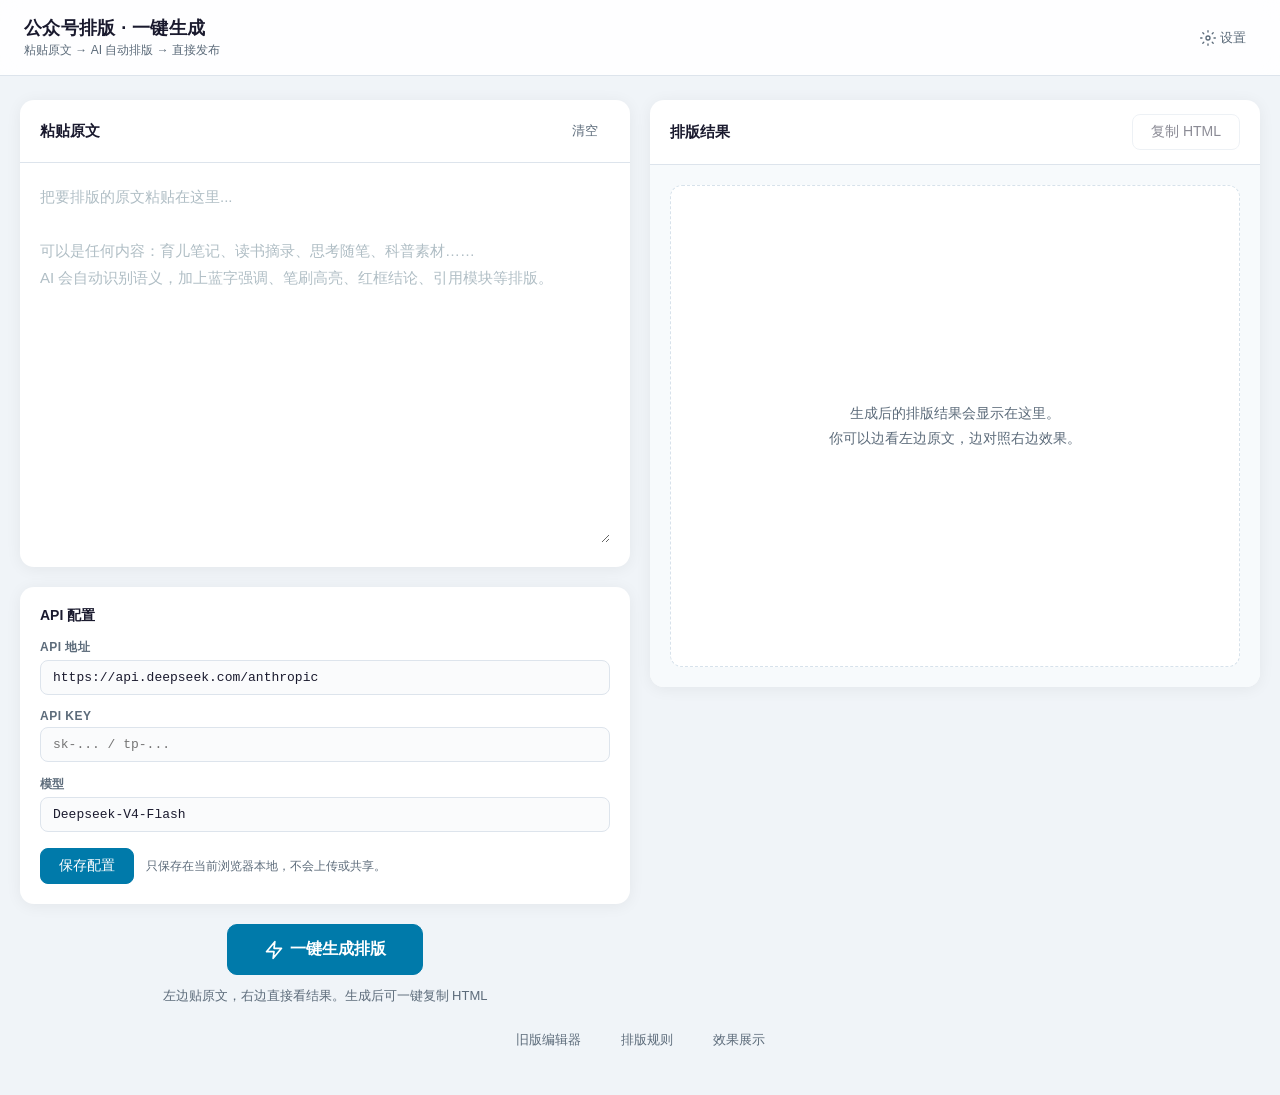
<file: index.html>
<!DOCTYPE html>
<html lang="zh-CN">
<head>
    <meta charset="UTF-8">
    <meta name="viewport" content="width=device-width, initial-scale=1.0">
    <title>公众号排版 · 一键生成</title>
    <style>
        :root {
            --bg: #f0f4f8;
            --surface: #ffffff;
            --text: #1a1a2e;
            --text-soft: #5c6b7a;
            --brand: #007aaa;
            --brand-soft: #e6f4fa;
            --line: #dde4ec;
            --radius: 14px;
            --shadow: 0 2px 16px rgba(0,0,0,0.06);
        }

        * { box-sizing: border-box; margin: 0; padding: 0; }

        html, body {
            height: 100%;
            font-family: -apple-system, BlinkMacSystemFont, "Segoe UI", "PingFang SC", "Microsoft YaHei", sans-serif;
            background: var(--bg);
            color: var(--text);
        }

        body {
            display: flex;
            flex-direction: column;
            min-height: 100vh;
        }

        /* Header */
        .header {
            display: flex;
            align-items: center;
            justify-content: space-between;
            padding: 16px 24px;
            background: rgba(255,255,255,0.88);
            backdrop-filter: blur(12px);
            border-bottom: 1px solid var(--line);
            position: sticky;
            top: 0;
            z-index: 10;
        }

        .header__title {
            font-size: 18px;
            font-weight: 700;
            color: var(--text);
            letter-spacing: 0.02em;
        }

        .header__subtitle {
            font-size: 12px;
            color: var(--text-soft);
            margin-top: 2px;
        }

        .header__actions {
            display: flex;
            gap: 10px;
            align-items: center;
        }

        /* Buttons */
        .btn {
            display: inline-flex;
            align-items: center;
            gap: 6px;
            padding: 8px 18px;
            border-radius: 8px;
            border: 1px solid var(--line);
            background: var(--surface);
            color: var(--text);
            font-size: 14px;
            font-weight: 500;
            cursor: pointer;
            transition: all 0.15s;
            white-space: nowrap;
        }
        .btn:hover { background: #f7f9fb; border-color: #c4cdd6; }
        .btn--primary {
            background: var(--brand);
            border-color: var(--brand);
            color: #fff;
        }
        .btn--primary:hover { background: #00668f; border-color: #00668f; }
        .btn--large {
            padding: 14px 36px;
            font-size: 16px;
            font-weight: 600;
            border-radius: 10px;
        }
        .btn--ghost {
            background: transparent;
            border-color: transparent;
            color: var(--text-soft);
            font-size: 13px;
            padding: 6px 10px;
        }
        .btn--ghost:hover { color: var(--text); background: rgba(0,0,0,0.04); }
        .btn:disabled {
            opacity: 0.5;
            cursor: not-allowed;
            pointer-events: none;
        }

        /* Main layout */
        .main {
            flex: 1;
            display: flex;
            flex-direction: column;
            max-width: 1320px;
            width: 100%;
            margin: 0 auto;
            padding: 24px 20px 40px;
            gap: 20px;
        }

        .workspace {
            display: grid;
            grid-template-columns: minmax(0, 1fr) minmax(0, 1fr);
            gap: 20px;
            align-items: start;
        }

        .workspace__pane {
            min-width: 0;
            display: flex;
            flex-direction: column;
            gap: 20px;
        }

        /* Input card */
        .card {
            background: var(--surface);
            border-radius: var(--radius);
            box-shadow: var(--shadow);
            overflow: hidden;
        }

        .card__header {
            display: flex;
            align-items: center;
            justify-content: space-between;
            padding: 14px 20px;
            border-bottom: 1px solid var(--line);
        }

        .card__header h2 {
            font-size: 15px;
            font-weight: 600;
        }

        .card__body { padding: 20px; }

        .card__body--preview {
            min-height: 520px;
            background: #f7fafc;
        }

        /* Textarea */
        .input-area {
            width: 100%;
            min-height: 360px;
            border: none;
            outline: none;
            resize: vertical;
            font-size: 15px;
            line-height: 1.8;
            color: var(--text);
            font-family: -apple-system, BlinkMacSystemFont, "Segoe UI", "PingFang SC", "Microsoft YaHei", sans-serif;
            padding: 0;
        }
        .input-area::placeholder {
            color: #b0bec5;
            line-height: 1.8;
        }

        /* Generate section */
        .generate-section {
            display: flex;
            flex-direction: column;
            align-items: center;
            gap: 12px;
        }

        .generate-hint {
            font-size: 13px;
            color: var(--text-soft);
            text-align: center;
        }

        .preview-shell {
            min-height: 480px;
            border: 1px dashed #d7e2eb;
            border-radius: 12px;
            background: #ffffff;
            padding: 24px 20px;
        }

        .preview-placeholder {
            min-height: 432px;
            display: flex;
            align-items: center;
            justify-content: center;
            text-align: center;
            color: var(--text-soft);
            font-size: 14px;
            line-height: 1.8;
        }

        .article-preview {
            width: 100%;
            color: #000;
            word-break: break-word;
        }

        .article-preview > *:last-child {
            margin-bottom: 0 !important;
        }

        /* Settings panel */
        .settings-toggle {
            cursor: pointer;
            font-size: 13px;
            color: var(--text-soft);
            background: none;
            border: none;
            padding: 6px 10px;
            border-radius: 6px;
            display: flex;
            align-items: center;
            gap: 4px;
        }
        .settings-toggle:hover { background: rgba(0,0,0,0.04); }

        .settings-panel {
            display: none;
            background: var(--surface);
            border-radius: var(--radius);
            box-shadow: var(--shadow);
            padding: 20px;
        }
        .settings-panel.is-open { display: block; }

        .settings-panel h3 {
            font-size: 14px;
            font-weight: 600;
            margin-bottom: 14px;
        }

        .form-group {
            margin-bottom: 14px;
        }
        .form-group:last-child { margin-bottom: 0; }

        .form-group label {
            display: block;
            font-size: 12px;
            font-weight: 600;
            color: var(--text-soft);
            margin-bottom: 4px;
            text-transform: uppercase;
            letter-spacing: 0.04em;
        }

        .form-group input,
        .form-group select {
            width: 100%;
            padding: 9px 12px;
            border: 1px solid var(--line);
            border-radius: 8px;
            font-size: 13px;
            font-family: "SF Mono", "Fira Code", "Consolas", monospace;
            color: var(--text);
            background: #fafbfc;
            outline: none;
            transition: border-color 0.15s;
        }
        .form-group input:focus,
        .form-group select:focus {
            border-color: var(--brand);
            box-shadow: 0 0 0 3px var(--brand-soft);
        }

        .form-group select {
            font-family: -apple-system, BlinkMacSystemFont, "Segoe UI", "PingFang SC", "Microsoft YaHei", sans-serif;
        }

        .form-row {
            display: flex;
            gap: 12px;
        }
        .form-row .form-group { flex: 1; }

        .settings-actions {
            display: flex;
            align-items: center;
            gap: 12px;
            margin-top: 16px;
        }

        .settings-note {
            font-size: 12px;
            color: var(--text-soft);
            line-height: 1.5;
        }

        /* Loading overlay */
        .overlay {
            display: none;
            position: fixed;
            inset: 0;
            background: rgba(240,244,248,0.85);
            backdrop-filter: blur(4px);
            z-index: 100;
            align-items: center;
            justify-content: center;
            flex-direction: column;
            gap: 18px;
        }
        .overlay.is-active { display: flex; }

        .spinner {
            width: 40px;
            height: 40px;
            border: 3px solid var(--line);
            border-top-color: var(--brand);
            border-radius: 50%;
            animation: spin 0.7s linear infinite;
        }

        @keyframes spin { to { transform: rotate(360deg); } }

        .overlay__text {
            font-size: 14px;
            color: var(--text-soft);
        }

        /* Toast */
        .toast {
            position: fixed;
            bottom: 32px;
            left: 50%;
            transform: translateX(-50%);
            background: #1a1a2e;
            color: #fff;
            padding: 10px 24px;
            border-radius: 8px;
            font-size: 13px;
            z-index: 200;
            opacity: 0;
            transition: opacity 0.25s;
            pointer-events: none;
        }
        .toast.is-visible { opacity: 1; }

        /* Responsive */
        @media (max-width: 640px) {
            .main { padding: 16px 12px 32px; }
            .workspace { grid-template-columns: 1fr; }
            .input-area { min-height: 260px; }
            .card__body--preview { min-height: 360px; }
            .preview-shell {
                min-height: 320px;
                padding: 16px 12px;
            }
            .preview-placeholder { min-height: 288px; }
            .header { padding: 12px 16px; }
            .header__title { font-size: 16px; }
            .form-row { flex-direction: column; gap: 0; }
        }

        /* Quick links */
        .quick-links {
            display: flex;
            gap: 16px;
            justify-content: center;
            flex-wrap: wrap;
        }
        .quick-links a {
            font-size: 13px;
            color: var(--text-soft);
            text-decoration: none;
            padding: 6px 12px;
            border-radius: 6px;
            transition: all 0.15s;
        }
        .quick-links a:hover {
            background: rgba(0,0,0,0.04);
            color: var(--text);
        }
    </style>
</head>
<body>
    <header class="header">
        <div>
            <div class="header__title">公众号排版 · 一键生成</div>
            <div class="header__subtitle">粘贴原文 → AI 自动排版 → 直接发布</div>
        </div>
        <div class="header__actions">
            <button class="settings-toggle" id="settingsToggle" title="API 设置">
                <svg width="16" height="16" viewBox="0 0 24 24" fill="none" stroke="currentColor" stroke-width="2" stroke-linecap="round" stroke-linejoin="round"><circle cx="12" cy="12" r="3"/><path d="M12 1v2M12 21v2M4.22 4.22l1.42 1.42M18.36 18.36l1.42 1.42M1 12h2M21 12h2M4.22 19.78l1.42-1.42M18.36 5.64l1.42-1.42"/></svg>
                设置
            </button>
        </div>
    </header>

    <main class="main">
        <div class="workspace">
            <section class="workspace__pane">
                <!-- 文本输入 -->
                <div class="card">
                    <div class="card__header">
                        <h2>粘贴原文</h2>
                        <button class="btn--ghost" id="clearBtn">清空</button>
                    </div>
                    <div class="card__body">
                        <textarea
                            class="input-area"
                            id="inputText"
                            placeholder="把要排版的原文粘贴在这里...&#10;&#10;可以是任何内容：育儿笔记、读书摘录、思考随笔、科普素材……&#10;AI 会自动识别语义，加上蓝字强调、笔刷高亮、红框结论、引用模块等排版。"
                        ></textarea>
                    </div>
                </div>

                <!-- API 设置面板 -->
                <div class="settings-panel is-open" id="settingsPanel">
                    <h3>API 配置</h3>
                    <div class="form-group">
                        <label for="apiBaseUrl">API 地址</label>
                        <input type="text" id="apiBaseUrl" placeholder="https://api.deepseek.com/anthropic">
                    </div>
                    <div class="form-group">
                        <label for="apiToken">API Key</label>
                        <input type="password" id="apiToken" placeholder="sk-... / tp-..." autocomplete="off">
                    </div>
                    <div class="form-group">
                        <label for="apiModel">模型</label>
                        <input type="text" id="apiModel" placeholder="Deepseek-V4-Flash">
                    </div>
                    <div class="settings-actions">
                        <button class="btn btn--primary" id="saveSettingsBtn">保存配置</button>
                        <span class="settings-note">只保存在当前浏览器本地，不会上传或共享。</span>
                    </div>
                </div>

                <!-- 生成按钮 -->
                <div class="generate-section">
                    <button class="btn btn--primary btn--large" id="generateBtn">
                        <svg width="20" height="20" viewBox="0 0 24 24" fill="none" stroke="currentColor" stroke-width="2" stroke-linecap="round" stroke-linejoin="round"><polygon points="13 2 3 14 12 14 11 22 21 10 12 10 13 2"/></svg>
                        一键生成排版
                    </button>
                    <p class="generate-hint">左边贴原文，右边直接看结果。生成后可一键复制 HTML</p>
                </div>
            </section>

            <section class="workspace__pane">
                <div class="card">
                    <div class="card__header">
                        <h2>排版结果</h2>
                        <button class="btn" id="copyHtmlBtn" disabled>复制 HTML</button>
                    </div>
                    <div class="card__body card__body--preview">
                        <div class="preview-shell" id="resultPreview">
                            <div class="preview-placeholder">生成后的排版结果会显示在这里。<br>你可以边看左边原文，边对照右边效果。</div>
                        </div>
                    </div>
                </div>
            </section>
        </div>

        <!-- 快捷链接 -->
        <div class="quick-links">
            <a href="Markdown编辑器_蓝色主题 - Copy.html">旧版编辑器</a>
            <a href="rules.html">排版规则</a>
            <a href="demo.html">效果展示</a>
        </div>
    </main>

    <!-- 加载遮罩 -->
    <div class="overlay" id="loadingOverlay">
        <div class="spinner"></div>
        <p class="overlay__text">AI 正在排版中…</p>
    </div>

    <!-- Toast -->
    <div class="toast" id="toast"></div>

    <script>
    (function() {
        // ── DOM refs ──
        const $ = (s) => document.querySelector(s);
        const inputText = $('#inputText');
        const generateBtn = $('#generateBtn');
        const clearBtn = $('#clearBtn');
        const settingsToggle = $('#settingsToggle');
        const settingsPanel = $('#settingsPanel');
        const apiBaseUrl = $('#apiBaseUrl');
        const apiToken = $('#apiToken');
        const apiModel = $('#apiModel');
        const saveSettingsBtn = $('#saveSettingsBtn');
        const loadingOverlay = $('#loadingOverlay');
        const toast = $('#toast');
        const resultPreview = $('#resultPreview');
        const copyHtmlBtn = $('#copyHtmlBtn');
        let latestResultHtml = '';
        let layoutSkillPrompt = '';

        // ── Defaults ──
        const DEFAULTS = {
            baseUrl: 'https://api.deepseek.com/anthropic',
            token: '',
            model: 'Deepseek-V4-Flash'
        };
        const ANTHROPIC_MAX_TOKENS = 16384;

        // ── Settings persistence ──
        function loadSettings() {
            try {
                const saved = JSON.parse(localStorage.getItem('wechat-editor-settings') || '{}');
                const savedBaseUrl = (saved.baseUrl || '').trim();
                apiBaseUrl.value = /api\.deepseek\.com\/authropic/i.test(savedBaseUrl)
                    ? DEFAULTS.baseUrl
                    : (savedBaseUrl || DEFAULTS.baseUrl);
                apiToken.value = saved.token || DEFAULTS.token;
                apiModel.value = saved.model === 'mino-2.5' ? DEFAULTS.model : (saved.model || DEFAULTS.model);
            } catch (e) {
                apiBaseUrl.value = DEFAULTS.baseUrl;
                apiToken.value = DEFAULTS.token;
                apiModel.value = DEFAULTS.model;
            }
        }

        function saveSettings() {
            localStorage.setItem('wechat-editor-settings', JSON.stringify({
                baseUrl: apiBaseUrl.value.trim(),
                token: apiToken.value.trim(),
                model: apiModel.value.trim()
            }));
        }

        function saveSettingsWithFeedback() {
            saveSettings();
            showToast('API 配置已保存');
        }

        // ── Toast ──
        let toastTimer;
        function showToast(msg) {
            toast.textContent = msg;
            toast.classList.add('is-visible');
            clearTimeout(toastTimer);
            toastTimer = setTimeout(() => toast.classList.remove('is-visible'), 2500);
        }

        // ── Loading ──
        function setLoading(active) {
            if (active) {
                loadingOverlay.classList.add('is-active');
                generateBtn.disabled = true;
            } else {
                loadingOverlay.classList.remove('is-active');
                generateBtn.disabled = false;
            }
        }

        // ── Website skill prompt ──
        const FALLBACK_LAYOUT_SKILL = `你是一个专业的微信公众号排版助手。你的任务是把用户提供的原始文本，按照以下排版规则，输出为可直接发布到微信公众号的 HTML 代码。

## 排版规则

### 整体原则
1. 保持原文意思、语气、顺序不乱改。
2. 一行尽量铺满，不要太早断句。
3. 正文按 2-3 行一组自然分段。
4. 不要把页面做得太花，强调和模块都要克制、协调。
5. 红框承接的是"一整段本质段/落点段"，不是一句话。
6. 笔刷承接的是"短词、短短语、动作词、提问词、界限词"，不是整句。
7. 黑色加粗只加关键词或短短语，不加整句。加粗用 strong 标签。
8. 如果没有特别必要，不要乱加模块。

### 样式映射

**副标题** — 遇到章节标题用这个：
<h2 style="font-size:22px;font-weight:700;margin:32px 0 14px;padding-left:12px;border-left:4px solid #007aaa;font-family:-apple-system,BlinkMacSystemFont,'Segoe UI',Roboto,'Helvetica Neue',Arial,sans-serif;text-align:left;color:#333333;line-height:1.35;">标题内容</h2>

**蓝色重点词** — 核心概念、关键结论、重要名词：
<span style="color:#007aaa;font-weight:700;">文字</span>

**棕红色重点词** — 痛点词、焦虑词、问题词（少量使用）：
<span style="color:#8B3A2E;font-weight:700;">文字</span>

**笔刷高亮** — 短词、短短语、动作词、提问词、界限词，只刷短词不刷整句：
<span style="background:linear-gradient(transparent 72%, #74e7e8 0);font-weight:700;">文字</span>

**下划线** — 轻提醒、动作提醒：
<span style="text-decoration: underline;">文字</span>

**蓝色引用模块** — 一整段温和总结、观察、提醒、感受：
<blockquote style="margin:24px 0;padding:16px 20px;border-left:4px solid #007aaa;border-radius:4px;background-color:#f3fafc;color:#555555;line-height:1.8;">
一整段文字
</blockquote>

**红色边框模块** — 一整段本质判断、落点、结论、说破：
<table style="width:100%;border-collapse:collapse;margin:16px 0;">
  <tr>
    <td style="border:1.5px solid #ff6b6b;padding:16px 18px;line-height:1.9;font-size:16px;color:#000000;background:#fffefe;vertical-align:top;">
      一整段文字
    </td>
  </tr>
</table>

**子弹头列表** — 并列点、拆逻辑：
<ul style="margin:16px 0;padding-left:28px;list-style-position:outside;list-style-type:disc !important;">
  <li style="margin:8px 0;font-size:16px;line-height:1.8 !important;color:#000000 !important;">第一点</li>
</ul>

**三步法** — 第一步、第二步、第三步，用这种结构：
第一步，<span style="color:#007aaa;font-weight:700;">关键词</span>。<br>

### 正文段落样式
正文段落用这个样式：
<p style="margin:0 0 22px;font-size:16px;line-height:1.85;color:#000000;word-break:break-word;font-family:-apple-system,BlinkMacSystemFont,'Segoe UI','Helvetica Neue',Arial,sans-serif;">段落文字</p>

### 输出要求
1. 直接输出完整的 HTML 代码（从第一个 <p> 或 <h2> 开始），不要任何解释、不要 markdown 代码块标记。
2. 不要输出 "<!DOCTYPE html>" 或 "<html>" "<head>" "<body>" 标签，只输出 body 内部的内容。
3. 保持整体自然、协调，不要过度设计。
4. 开头段落用几个笔刷样式引入，中间适度使用蓝色和棕色字体标注关键点。
5. 确保有加粗和笔刷的节奏感。`;

        async function loadLayoutSkill() {
            if (layoutSkillPrompt) {
                return layoutSkillPrompt;
            }

            try {
                const response = await fetch('wechat-layout-skill.txt', { cache: 'no-store' });
                if (!response.ok) {
                    throw new Error(`skill ${response.status}`);
                }

                const text = (await response.text()).trim();
                if (text) {
                    layoutSkillPrompt = text;
                    return layoutSkillPrompt;
                }
            } catch (err) {
                console.warn('Using embedded layout skill fallback:', err);
            }

            layoutSkillPrompt = FALLBACK_LAYOUT_SKILL;
            return layoutSkillPrompt;
        }

        async function buildSystemPrompt() {
            return loadLayoutSkill();
        }

        // ── Call API ──
        async function generate() {
            const text = inputText.value.trim();
            if (!text) {
                showToast('请先粘贴要排版的原文');
                return;
            }

            const baseUrl = apiBaseUrl.value.trim();
            const token = apiToken.value.trim();
            const model = apiModel.value.trim() || DEFAULTS.model;

            if (!baseUrl) {
                showToast('请填写 API 地址');
                settingsPanel.classList.add('is-open');
                apiBaseUrl.focus();
                return;
            }

            if (!token) {
                showToast('请填写 API Key');
                settingsPanel.classList.add('is-open');
                apiToken.focus();
                return;
            }

            saveSettings();
            setLoading(true);

            try {
                const systemPrompt = await buildSystemPrompt();
                const attempts = prefersAnthropicFormat(baseUrl)
                    ? [
                        { label: 'Anthropic 格式', run: () => callAnthropic(text, token, model, baseUrl, systemPrompt) },
                        { label: 'OpenAI 格式', run: () => callOpenAI(text, token, model, baseUrl, systemPrompt) }
                    ]
                    : [
                        { label: 'OpenAI 格式', run: () => callOpenAI(text, token, model, baseUrl, systemPrompt) },
                        { label: 'Anthropic 格式', run: () => callAnthropic(text, token, model, baseUrl, systemPrompt) }
                    ];
                let resultHtml = '';
                let lastError = null;

                for (const attempt of attempts) {
                    try {
                        resultHtml = await attempt.run();
                        break;
                    } catch (err) {
                        lastError = err;
                        console.warn(`${attempt.label} failed:`, err);

                        if (!shouldTryFallback(err)) {
                            throw err;
                        }
                    }
                }

                if (!resultHtml) {
                    throw lastError || new Error('API 返回了空内容');
                }

                renderResult(resultHtml);

            } catch (err) {
                console.error('Generate error:', err);
                showToast('生成失败: ' + getReadableApiError(err));
            } finally {
                setLoading(false);
            }
        }

        function stripTrailingSlash(value) {
            return (value || '').trim().replace(/\/+$/, '');
        }

        function buildOpenAIEndpoint(baseUrl) {
            const clean = stripTrailingSlash(baseUrl).replace(/\/(?:anthropic|authropic)$/i, '');
            if (/\/chat\/completions$/i.test(clean)) {
                return clean;
            }
            if (/\/v1$/i.test(clean)) {
                return `${clean}/chat/completions`;
            }
            return `${clean}/v1/chat/completions`;
        }

        function buildAnthropicEndpoint(baseUrl) {
            const clean = stripTrailingSlash(baseUrl);
            if (/\/v1\/messages$/i.test(clean)) {
                return clean;
            }
            if (/\/v1$/i.test(clean)) {
                return `${clean}/messages`;
            }
            return `${clean}/v1/messages`;
        }

        function prefersAnthropicFormat(baseUrl) {
            return /anthropic/i.test(baseUrl) || /\/v1\/messages\/?$/i.test(baseUrl);
        }

        function shouldTryFallback(error) {
            return error && error.type === 'API_HTTP_ERROR' && [400, 404, 405].includes(error.status);
        }

        function getReadableApiError(error) {
            if (!error) {
                return '未知错误';
            }
            if (error.type === 'API_HTTP_ERROR') {
                const body = error.body ? `: ${error.body.slice(0, 120)}` : '';
                return `${error.label} ${error.status}${body}`;
            }
            return error.message || '未知错误';
        }

        async function postJson(endpoint, headers, body, label) {
            const response = await fetch(endpoint, {
                method: 'POST',
                headers,
                body: JSON.stringify(body)
            });

            if (!response.ok) {
                const errBody = await response.text().catch(() => '');
                const error = new Error(`${label} ${response.status}`);
                error.type = 'API_HTTP_ERROR';
                error.label = label;
                error.status = response.status;
                error.body = errBody;
                throw error;
            }

            return response.json();
        }

        async function callAnthropic(text, token, model, baseUrl, systemPrompt) {
            const endpoint = buildAnthropicEndpoint(baseUrl);
            const data = await postJson(
                endpoint,
                {
                    'Content-Type': 'application/json',
                    'x-api-key': token,
                    'anthropic-version': '2023-06-01'
                },
                {
                    model: model,
                    max_tokens: ANTHROPIC_MAX_TOKENS,
                    temperature: 0.1,
                    system: systemPrompt,
                    messages: [
                        { role: 'user', content: text }
                    ]
                },
                'Anthropic 格式'
            );

            return cleanResult(extractContent(data));
        }

        function extractContent(data) {
            if (data.content && Array.isArray(data.content)) {
                const textBlocks = data.content
                    .filter((c) => c && ((c.type === 'text' && c.text) || (!c.type && c.text)))
                    .map((c) => c.text || '')
                    .join('');
                if (textBlocks) return textBlocks;
            }
            if (data.choices && Array.isArray(data.choices)) {
                const choiceContent = data.choices[0]?.message?.content;
                if (Array.isArray(choiceContent)) {
                    return choiceContent
                        .filter((c) => c && ((c.type === 'text' && c.text) || (!c.type && c.text)))
                        .map((c) => c.text || '')
                        .join('');
                }
                return choiceContent || '';
            }
            if (typeof data === 'string') return data;
            return '';
        }

        function cleanResult(html) {
            html = html
                .replace(/^```html?\s*\n?/i, '')
                .replace(/\n?```\s*$/i, '')
                .replace(/<!doctype[^>]*>/gi, '')
                .replace(/<\/?html[^>]*>/gi, '')
                .replace(/<head[\s\S]*?<\/head>/gi, '')
                .replace(/<\/?body[^>]*>/gi, '')
                .trim();
            if (!html.trim()) throw new Error('API 返回了空内容');
            return html;
        }

        async function callOpenAI(text, token, model, baseUrl, systemPrompt) {
            const endpoint = buildOpenAIEndpoint(baseUrl);
            const data = await postJson(
                endpoint,
                {
                    'Content-Type': 'application/json',
                    'Authorization': 'Bearer ' + token
                },
                {
                    model: model,
                    temperature: 0.1,
                    messages: [
                        { role: 'system', content: systemPrompt },
                        { role: 'user', content: text }
                    ]
                },
                'OpenAI 格式'
            );

            return cleanResult(extractContent(data));
        }

        function renderResult(html) {
            latestResultHtml = html;
            resultPreview.innerHTML = `<div class="article-preview">${html}</div>`;
            copyHtmlBtn.disabled = false;
        }

        async function copyRichHtml(html, plainText) {
            if (window.ClipboardItem && navigator.clipboard?.write) {
                try {
                    const item = new ClipboardItem({
                        'text/html': new Blob([html], { type: 'text/html' }),
                        'text/plain': new Blob([plainText], { type: 'text/plain' })
                    });
                    await navigator.clipboard.write([item]);
                    return true;
                } catch (err) {
                    console.warn('Clipboard API unavailable, using fallback copy:', err);
                }
            }

            const holder = document.createElement('div');
            holder.setAttribute('contenteditable', 'true');
            holder.style.position = 'fixed';
            holder.style.left = '-9999px';
            holder.style.top = '0';
            holder.style.opacity = '0';
            holder.innerHTML = html;
            document.body.appendChild(holder);

            const selection = window.getSelection();
            const range = document.createRange();
            range.selectNodeContents(holder);
            selection.removeAllRanges();
            selection.addRange(range);

            const listener = (event) => {
                event.preventDefault();
                event.clipboardData.setData('text/html', html);
                event.clipboardData.setData('text/plain', plainText);
            };

            document.addEventListener('copy', listener);

            try {
                return document.execCommand('copy');
            } catch (err) {
                console.warn('Fallback copy failed:', err);
                return false;
            } finally {
                document.removeEventListener('copy', listener);
                selection.removeAllRanges();
                document.body.removeChild(holder);
            }
        }

        async function copyPlainHtmlText(html) {
            try {
                if (navigator.clipboard?.writeText) {
                    await navigator.clipboard.writeText(html);
                    return true;
                }
            } catch (err) {
                console.warn('Plain clipboard API unavailable, using textarea fallback:', err);
            }

            const textarea = document.createElement('textarea');
            textarea.value = html;
            textarea.setAttribute('readonly', 'readonly');
            textarea.style.position = 'fixed';
            textarea.style.left = '-9999px';
            textarea.style.opacity = '0';
            document.body.appendChild(textarea);
            textarea.select();

            try {
                return document.execCommand('copy');
            } catch (err) {
                console.warn('Plain fallback copy failed:', err);
                return false;
            } finally {
                document.body.removeChild(textarea);
            }
        }

        async function copyHtml() {
            if (!latestResultHtml) {
                showToast('当前还没有可复制的结果');
                return;
            }

            const article = resultPreview.querySelector('.article-preview');
            const html = article ? article.innerHTML : latestResultHtml;
            const plainText = article ? article.innerText : resultPreview.innerText;

            const copiedRich = await copyRichHtml(html, plainText);
            if (copiedRich) {
                showToast('HTML 已复制');
                return;
            }

            const copiedPlain = await copyPlainHtmlText(html);
            showToast(copiedPlain ? 'HTML 文本已复制' : '复制失败，请手动选择结果复制');
        }

        // ── Event listeners ──
        generateBtn.addEventListener('click', generate);

        clearBtn.addEventListener('click', () => {
            inputText.value = '';
            inputText.focus();
        });

        copyHtmlBtn.addEventListener('click', copyHtml);

        saveSettingsBtn.addEventListener('click', saveSettingsWithFeedback);

        settingsToggle.addEventListener('click', () => {
            settingsPanel.classList.toggle('is-open');
            if (settingsPanel.classList.contains('is-open')) {
                settingsToggle.style.color = 'var(--brand)';
            } else {
                settingsToggle.style.color = '';
            }
        });

        // Keyboard shortcut: Ctrl+Enter to generate
        inputText.addEventListener('keydown', (e) => {
            if ((e.ctrlKey || e.metaKey) && e.key === 'Enter') {
                e.preventDefault();
                generate();
            }
        });

        // ── Init ──
        loadSettings();
        loadLayoutSkill();
    })();
    </script>
</body>
</html>
</file>
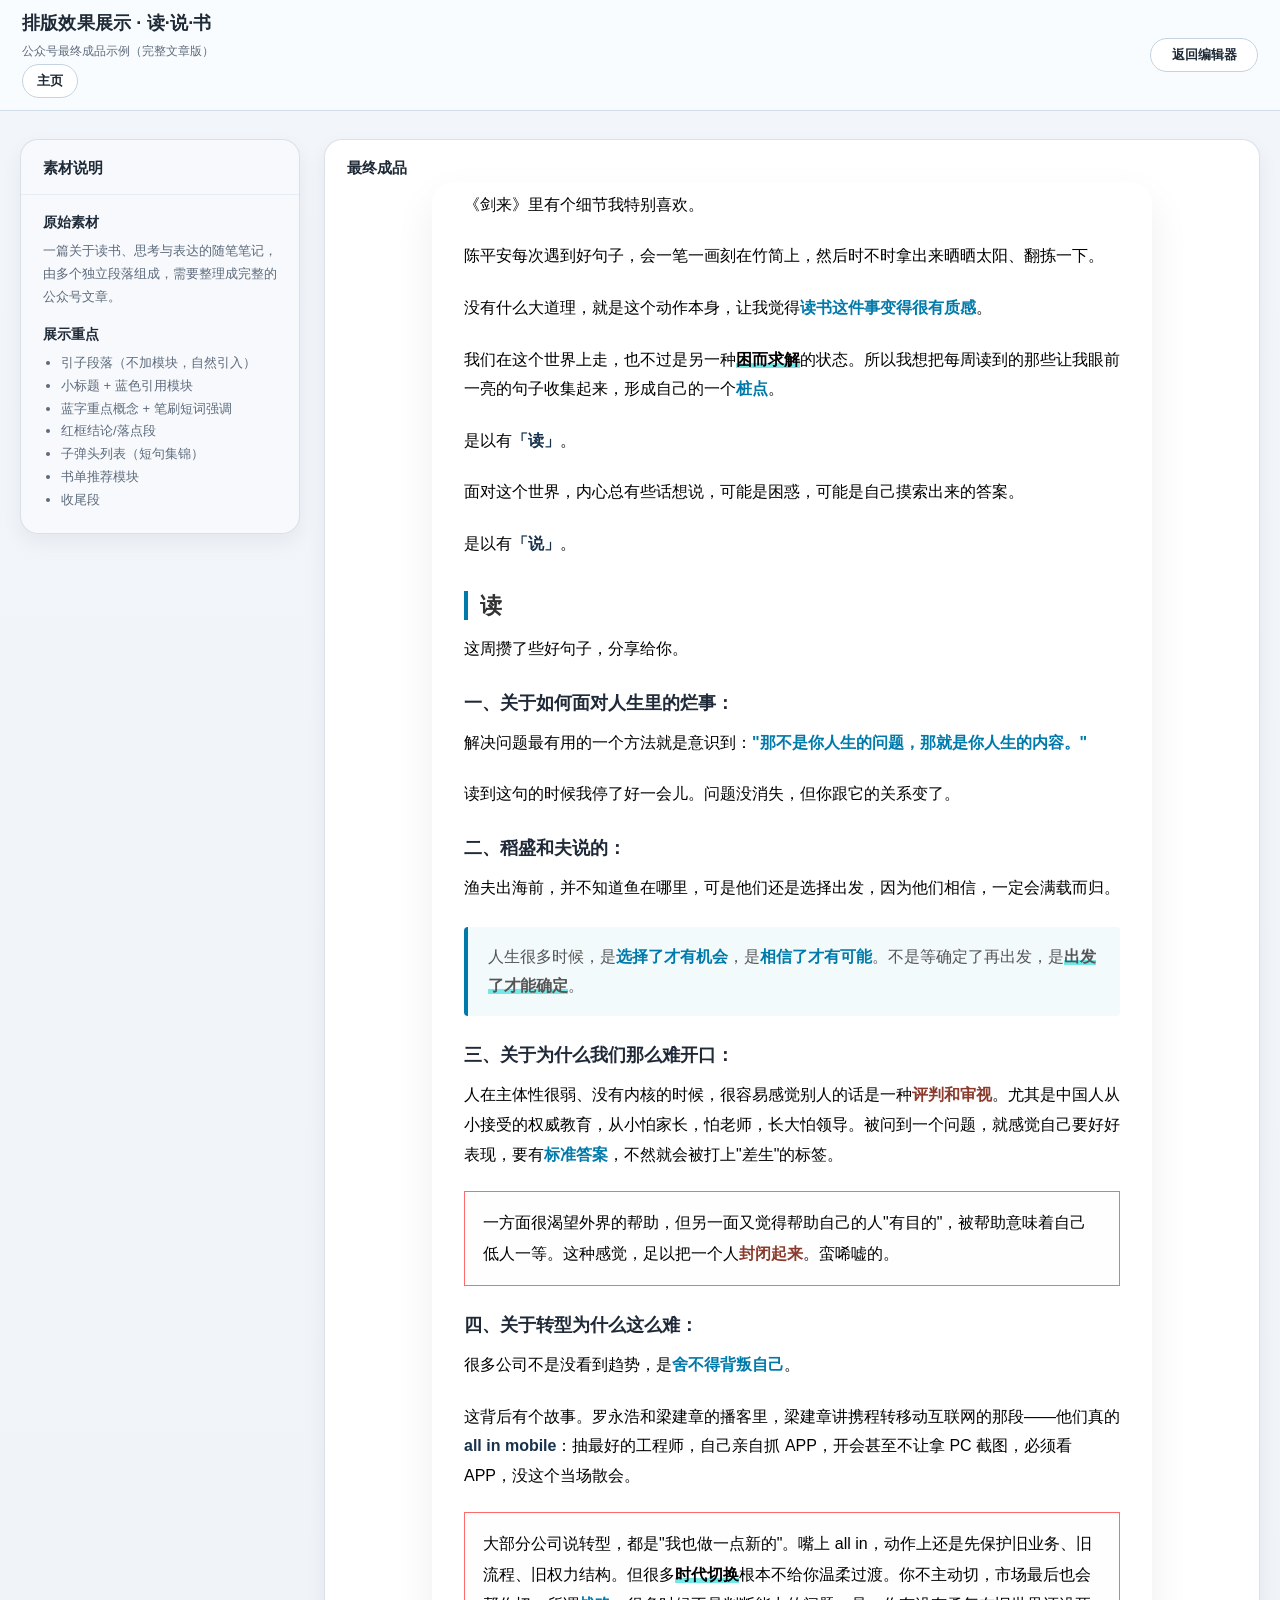
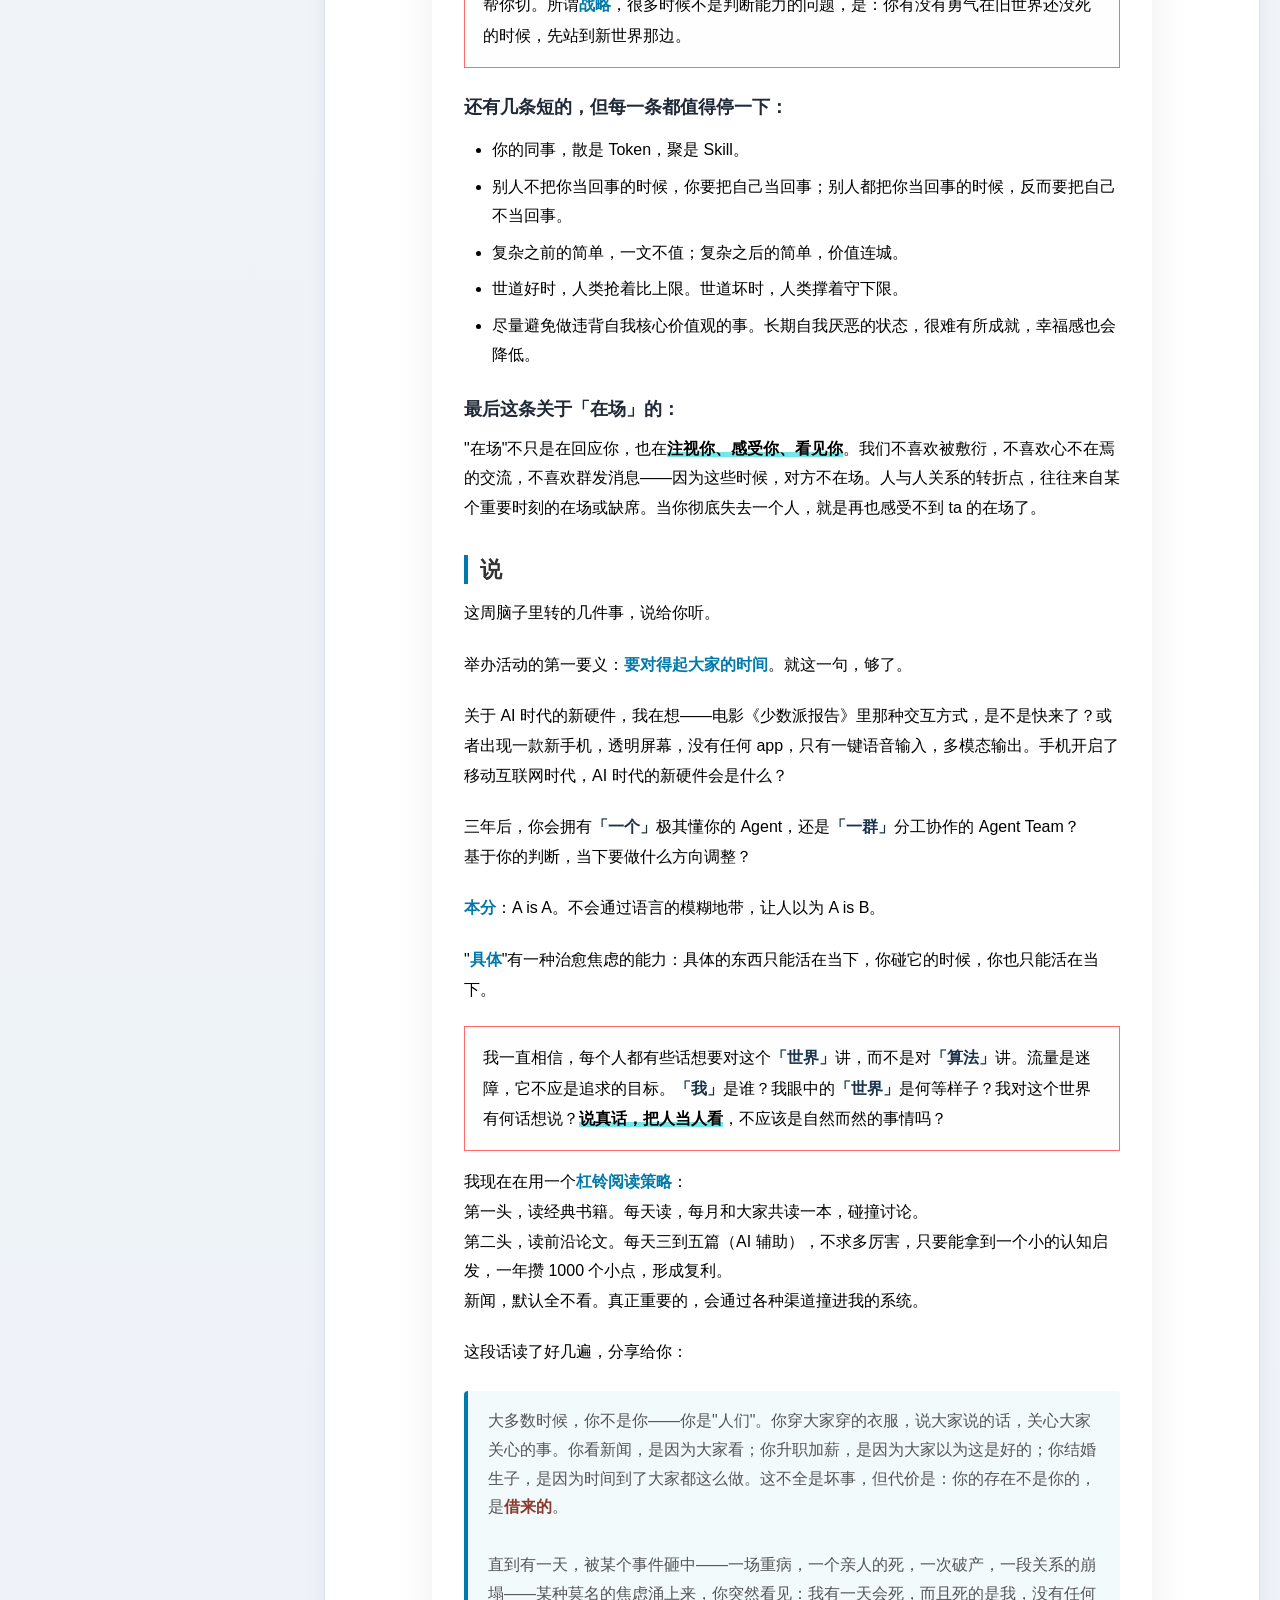
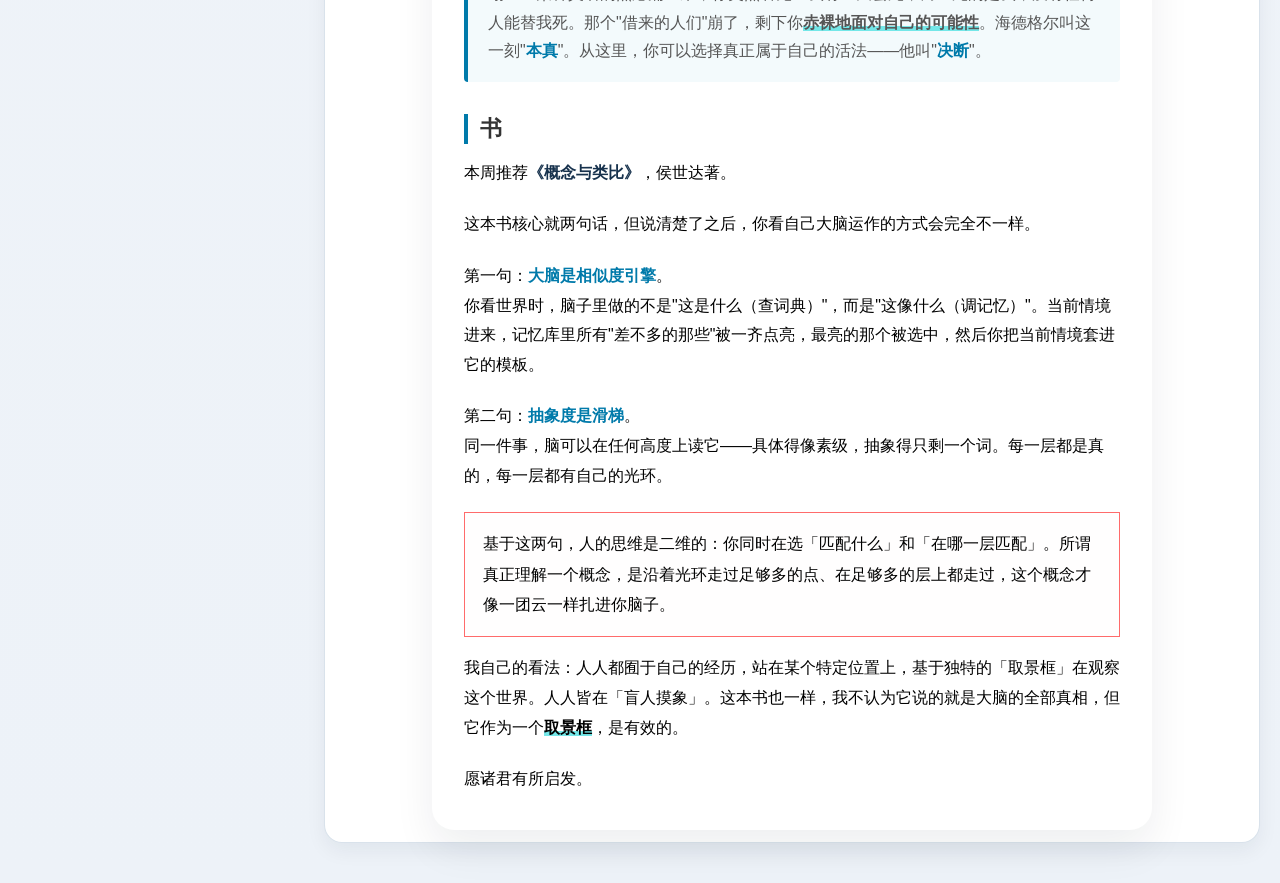
<file: demo.html>
<!DOCTYPE html>
<html lang="zh-CN">
<head>
    <meta charset="UTF-8">
    <meta name="viewport" content="width=device-width, initial-scale=1.0">
    <title>排版效果展示 · 读·说·书</title>
    <link rel="stylesheet" href="styles/editor.css">
</head>
<body class="demo-shell" data-editor-page="index.html" data-home-page="workspace.html">
    <header class="toolbar toolbar--demo">
        <div class="toolbar__brand">
            <h1>排版效果展示 · 读·说·书</h1>
            <p>公众号最终成品示例（完整文章版）</p>
            <button type="button" id="homeBtn" class="button--ghost button--home">主页</button>
        </div>
        <div class="toolbar__actions toolbar__actions--rules">
            <button type="button" id="goBackBtn" class="button--ghost button--back">返回编辑器</button>
        </div>
    </header>

    <main class="workspace workspace--demo">
        <aside class="demo-sidebar panel-card panel-card--compact">
            <div class="panel-card__header">
                <h2>素材说明</h2>
            </div>
            <div class="demo-sidebar__content">
                <section class="demo-note">
                    <h3>原始素材</h3>
                    <p>一篇关于读书、思考与表达的随笔笔记，由多个独立段落组成，需要整理成完整的公众号文章。</p>
                </section>
                <section class="demo-note">
                    <h3>展示重点</h3>
                    <ul>
                        <li>引子段落（不加模块，自然引入）</li>
                        <li>小标题 + 蓝色引用模块</li>
                        <li>蓝字重点概念 + 笔刷短词强调</li>
                        <li>红框结论/落点段</li>
                        <li>子弹头列表（短句集锦）</li>
                        <li>书单推荐模块</li>
                        <li>收尾段</li>
                    </ul>
                </section>
            </div>
        </aside>

        <section class="demo-article panel-card">
            <div class="panel-card__header">
                <h2>最终成品</h2>
            </div>
            <article class="demo-article__content preview-content">
                <p>《剑来》里有个细节我特别喜欢。</p>
                <p>陈平安每次遇到好句子，会一笔一画刻在竹简上，然后时不时拿出来晒晒太阳、翻拣一下。</p>
                <p>没有什么大道理，就是这个动作本身，让我觉得<span style="color:#007aaa;font-weight:700;">读书这件事变得很有质感</span>。</p>
                <p>我们在这个世界上走，也不过是另一种<span style="background:linear-gradient(transparent 72%, #74e7e8 0);font-weight:700;">困而求解</span>的状态。所以我想把每周读到的那些让我眼前一亮的句子收集起来，形成自己的一个<span style="color:#007aaa;font-weight:700;">桩点</span>。</p>
                <p>是以有<strong>「读」</strong>。</p>
                <p>面对这个世界，内心总有些话想说，可能是困惑，可能是自己摸索出来的答案。</p>
                <p>是以有<strong>「说」</strong>。</p>

                <h2 style="font-size:22px;font-weight:700;margin:32px 0 14px;padding-left:12px;border-left:4px solid #007aaa;font-family:-apple-system,BlinkMacSystemFont,'Segoe UI',Roboto,'Helvetica Neue',Arial,sans-serif;text-align:left;color:#333333;line-height:1.35;">读</h2>
                <p>这周攒了些好句子，分享给你。</p>

                <h3>一、关于如何面对人生里的烂事：</h3>
                <p>解决问题最有用的一个方法就是意识到：<span style="color:#007aaa;font-weight:700;">"那不是你人生的问题，那就是你人生的内容。"</span></p>
                <p>读到这句的时候我停了好一会儿。问题没消失，但你跟它的关系变了。</p>

                <h3>二、稻盛和夫说的：</h3>
                <p>渔夫出海前，并不知道鱼在哪里，可是他们还是选择出发，因为他们相信，一定会满载而归。</p>

                <blockquote style="margin:24px 0;padding:16px 20px;border-left:4px solid #007aaa;border-radius:4px;background-color:#f3fafc;color:#555555;line-height:1.8;">
                    人生很多时候，是<span style="color:#007aaa;font-weight:700;">选择了才有机会</span>，是<span style="color:#007aaa;font-weight:700;">相信了才有可能</span>。不是等确定了再出发，是<span style="background:linear-gradient(transparent 72%, #74e7e8 0);font-weight:700;">出发了才能确定</span>。
                </blockquote>

                <h3>三、关于为什么我们那么难开口：</h3>
                <p>人在主体性很弱、没有内核的时候，很容易感觉别人的话是一种<span style="color:#8B3A2E;font-weight:700;">评判和审视</span>。尤其是中国人从小接受的权威教育，从小怕家长，怕老师，长大怕领导。被问到一个问题，就感觉自己要好好表现，要有<span style="color:#007aaa;font-weight:700;">标准答案</span>，不然就会被打上"差生"的标签。</p>

                <table style="width:100%;border-collapse:collapse;margin:16px 0;">
                    <tr>
                        <td style="border:1.5px solid #ff6b6b;padding:16px 18px;line-height:1.9;font-size:16px;color:#000000;background:#fffefe;vertical-align:top;">
                            一方面很渴望外界的帮助，但另一面又觉得帮助自己的人"有目的"，被帮助意味着自己低人一等。这种感觉，足以把一个人<span style="color:#8B3A2E;font-weight:700;">封闭起来</span>。蛮唏嘘的。
                        </td>
                    </tr>
                </table>

                <h3>四、关于转型为什么这么难：</h3>
                <p>很多公司不是没看到趋势，是<span style="color:#007aaa;font-weight:700;">舍不得背叛自己</span>。</p>
                <p>这背后有个故事。罗永浩和梁建章的播客里，梁建章讲携程转移动互联网的那段——他们真的<strong>all in mobile</strong>：抽最好的工程师，自己亲自抓 APP，开会甚至不让拿 PC 截图，必须看 APP，没这个当场散会。</p>

                <table style="width:100%;border-collapse:collapse;margin:16px 0;">
                    <tr>
                        <td style="border:1.5px solid #ff6b6b;padding:16px 18px;line-height:1.9;font-size:16px;color:#000000;background:#fffefe;vertical-align:top;">
                            大部分公司说转型，都是"我也做一点新的"。嘴上 all in，动作上还是先保护旧业务、旧流程、旧权力结构。但很多<span style="background:linear-gradient(transparent 72%, #74e7e8 0);font-weight:700;">时代切换</span>根本不给你温柔过渡。你不主动切，市场最后也会帮你切。所谓<span style="color:#007aaa;font-weight:700;">战略</span>，很多时候不是判断能力的问题，是：你有没有勇气在旧世界还没死的时候，先站到新世界那边。
                        </td>
                    </tr>
                </table>

                <h3>还有几条短的，但每一条都值得停一下：</h3>
                <ul style="margin:16px 0;padding-left:28px;list-style-position:outside;list-style-type:disc !important;">
                    <li style="margin:8px 0;font-size:16px;line-height:1.8 !important;color:#000000 !important;">你的同事，散是 Token，聚是 Skill。</li>
                    <li style="margin:8px 0;font-size:16px;line-height:1.8 !important;color:#000000 !important;">别人不把你当回事的时候，你要把自己当回事；别人都把你当回事的时候，反而要把自己不当回事。</li>
                    <li style="margin:8px 0;font-size:16px;line-height:1.8 !important;color:#000000 !important;">复杂之前的简单，一文不值；复杂之后的简单，价值连城。</li>
                    <li style="margin:8px 0;font-size:16px;line-height:1.8 !important;color:#000000 !important;">世道好时，人类抢着比上限。世道坏时，人类撑着守下限。</li>
                    <li style="margin:8px 0;font-size:16px;line-height:1.8 !important;color:#000000 !important;">尽量避免做违背自我核心价值观的事。长期自我厌恶的状态，很难有所成就，幸福感也会降低。</li>
                </ul>

                <h3>最后这条关于「在场」的：</h3>
                <p>"在场"不只是在回应你，也在<span style="background:linear-gradient(transparent 72%, #74e7e8 0);font-weight:700;">注视你、感受你、看见你</span>。我们不喜欢被敷衍，不喜欢心不在焉的交流，不喜欢群发消息——因为这些时候，对方不在场。人与人关系的转折点，往往来自某个重要时刻的在场或缺席。当你彻底失去一个人，就是再也感受不到 ta 的在场了。</p>

                <h2 style="font-size:22px;font-weight:700;margin:32px 0 14px;padding-left:12px;border-left:4px solid #007aaa;font-family:-apple-system,BlinkMacSystemFont,'Segoe UI',Roboto,'Helvetica Neue',Arial,sans-serif;text-align:left;color:#333333;line-height:1.35;">说</h2>
                <p>这周脑子里转的几件事，说给你听。</p>

                <p>举办活动的第一要义：<span style="color:#007aaa;font-weight:700;">要对得起大家的时间</span>。就这一句，够了。</p>

                <p>关于 AI 时代的新硬件，我在想——电影《少数派报告》里那种交互方式，是不是快来了？或者出现一款新手机，透明屏幕，没有任何 app，只有一键语音输入，多模态输出。手机开启了移动互联网时代，AI 时代的新硬件会是什么？</p>

                <p>三年后，你会拥有<strong>「一个」</strong>极其懂你的 Agent，还是<strong>「一群」</strong>分工协作的 Agent Team？<br>基于你的判断，当下要做什么方向调整？</p>

                <p><span style="color:#007aaa;font-weight:700;">本分</span>：A is A。不会通过语言的模糊地带，让人以为 A is B。</p>

                <p>"<span style="color:#007aaa;font-weight:700;">具体</span>"有一种治愈焦虑的能力：具体的东西只能活在当下，你碰它的时候，你也只能活在当下。</p>

                <table style="width:100%;border-collapse:collapse;margin:16px 0;">
                    <tr>
                        <td style="border:1.5px solid #ff6b6b;padding:16px 18px;line-height:1.9;font-size:16px;color:#000000;background:#fffefe;vertical-align:top;">
                            我一直相信，每个人都有些话想要对这个<strong>「世界」</strong>讲，而不是对<strong>「算法」</strong>讲。流量是迷障，它不应是追求的目标。<strong>「我」</strong>是谁？我眼中的<strong>「世界」</strong>是何等样子？我对这个世界有何话想说？<span style="background:linear-gradient(transparent 72%, #74e7e8 0);font-weight:700;">说真话，把人当人看</span>，不应该是自然而然的事情吗？
                        </td>
                    </tr>
                </table>

                <p>我现在在用一个<span style="color:#007aaa;font-weight:700;">杠铃阅读策略</span>：<br>第一头，读经典书籍。每天读，每月和大家共读一本，碰撞讨论。<br>第二头，读前沿论文。每天三到五篇（AI 辅助），不求多厉害，只要能拿到一个小的认知启发，一年攒 1000 个小点，形成复利。<br>新闻，默认全不看。真正重要的，会通过各种渠道撞进我的系统。</p>

                <p>这段话读了好几遍，分享给你：</p>

                <blockquote style="margin:24px 0;padding:16px 20px;border-left:4px solid #007aaa;border-radius:4px;background-color:#f3fafc;color:#555555;line-height:1.8;">
                    大多数时候，你不是你——你是"人们"。你穿大家穿的衣服，说大家说的话，关心大家关心的事。你看新闻，是因为大家看；你升职加薪，是因为大家以为这是好的；你结婚生子，是因为时间到了大家都这么做。这不全是坏事，但代价是：你的存在不是你的，是<span style="color:#8B3A2E;font-weight:700;">借来的</span>。<br><br>直到有一天，被某个事件砸中——一场重病，一个亲人的死，一次破产，一段关系的崩塌——某种莫名的焦虑涌上来，你突然看见：我有一天会死，而且死的是我，没有任何人能替我死。那个"借来的人们"崩了，剩下你<span style="background:linear-gradient(transparent 72%, #74e7e8 0);font-weight:700;">赤裸地面对自己的可能性</span>。海德格尔叫这一刻"<span style="color:#007aaa;font-weight:700;">本真</span>"。从这里，你可以选择真正属于自己的活法——他叫"<span style="color:#007aaa;font-weight:700;">决断</span>"。
                </blockquote>

                <h2 style="font-size:22px;font-weight:700;margin:32px 0 14px;padding-left:12px;border-left:4px solid #007aaa;font-family:-apple-system,BlinkMacSystemFont,'Segoe UI',Roboto,'Helvetica Neue',Arial,sans-serif;text-align:left;color:#333333;line-height:1.35;">书</h2>
                <p>本周推荐<strong>《概念与类比》</strong>，侯世达著。</p>
                <p>这本书核心就两句话，但说清楚了之后，你看自己大脑运作的方式会完全不一样。</p>
                <p>第一句：<span style="color:#007aaa;font-weight:700;">大脑是相似度引擎</span>。<br>你看世界时，脑子里做的不是"这是什么（查词典）"，而是"这像什么（调记忆）"。当前情境进来，记忆库里所有"差不多的那些"被一齐点亮，最亮的那个被选中，然后你把当前情境套进它的模板。</p>
                <p>第二句：<span style="color:#007aaa;font-weight:700;">抽象度是滑梯</span>。<br>同一件事，脑可以在任何高度上读它——具体得像素级，抽象得只剩一个词。每一层都是真的，每一层都有自己的光环。</p>

                <table style="width:100%;border-collapse:collapse;margin:16px 0;">
                    <tr>
                        <td style="border:1.5px solid #ff6b6b;padding:16px 18px;line-height:1.9;font-size:16px;color:#000000;background:#fffefe;vertical-align:top;">
                            基于这两句，人的思维是二维的：你同时在选「匹配什么」和「在哪一层匹配」。所谓真正理解一个概念，是沿着光环走过足够多的点、在足够多的层上都走过，这个概念才像一团云一样扎进你脑子。
                        </td>
                    </tr>
                </table>

                <p>我自己的看法：人人都囿于自己的经历，站在某个特定位置上，基于独特的「取景框」在观察这个世界。人人皆在「盲人摸象」。这本书也一样，我不认为它说的就是大脑的全部真相，但它作为一个<span style="background:linear-gradient(transparent 72%, #74e7e8 0);font-weight:700;">取景框</span>，是有效的。</p>
                <p class="demo-article__closing">愿诸君有所启发。</p>
            </article>
        </section>
    </main>

    <script src="scripts/page-links.js"></script>
    <script src="scripts/navigation.js"></script>
    <script src="scripts/editor.js"></script>
</body>
</html>
</file>
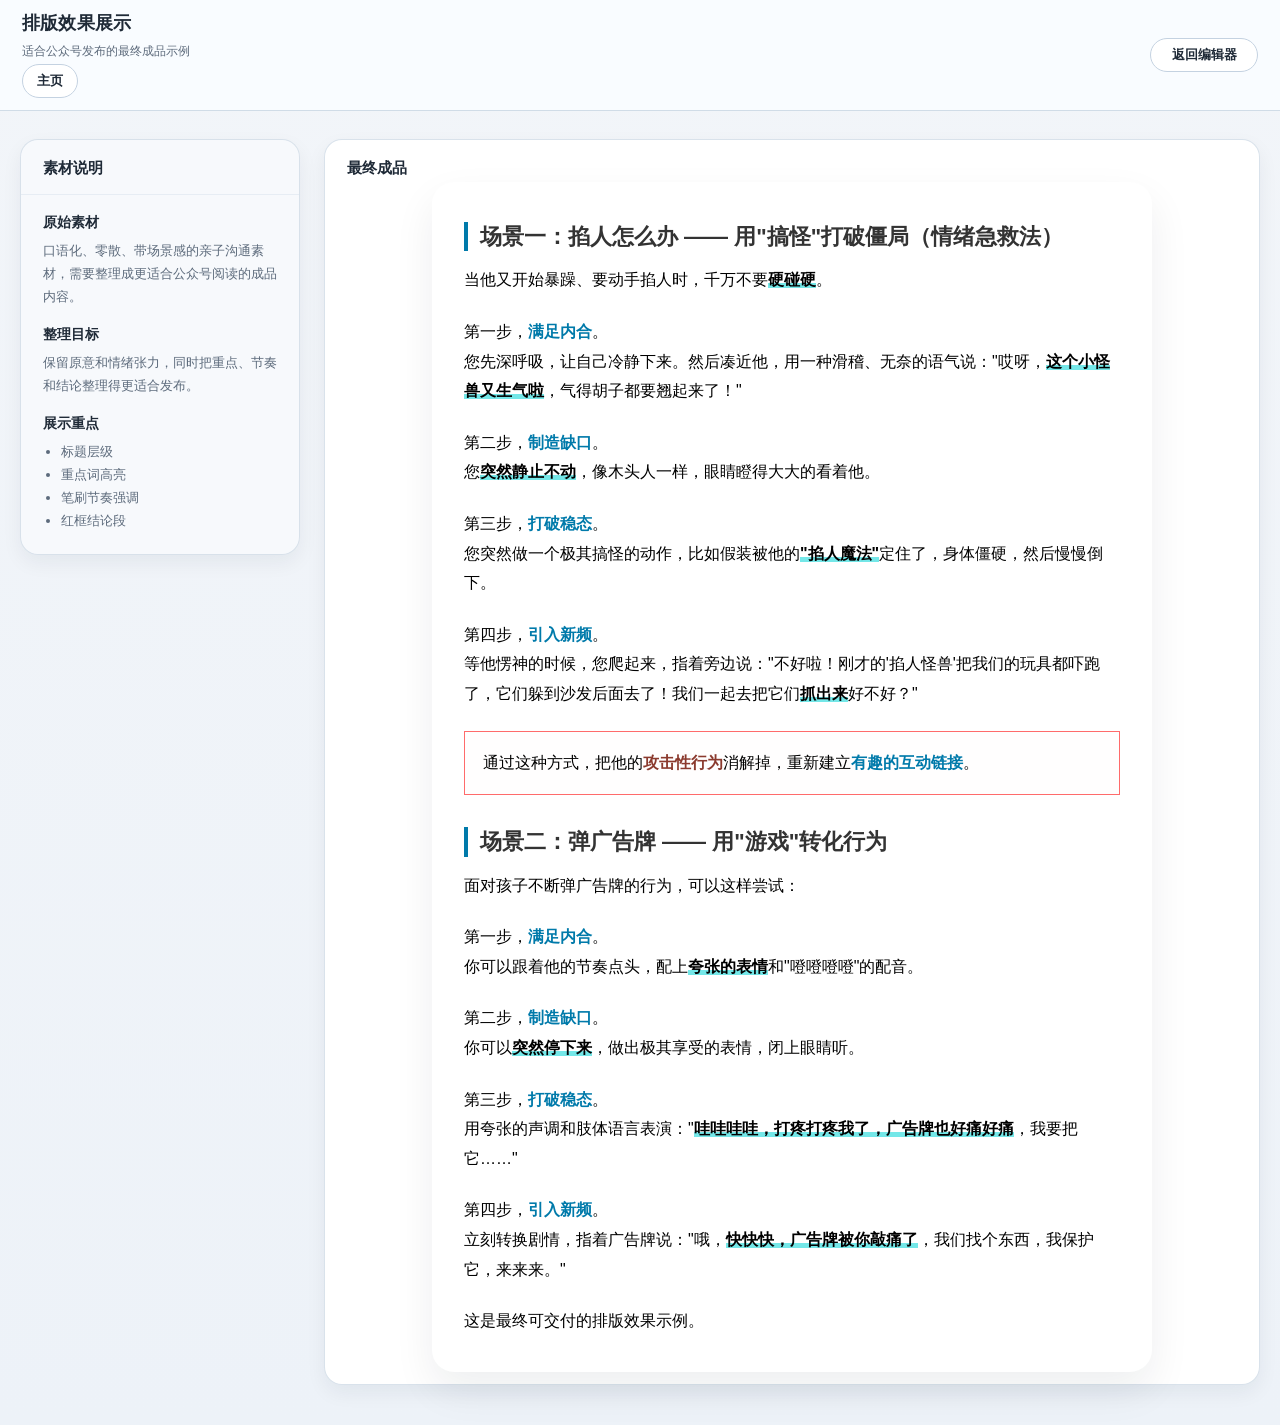
<file: demo3.html>
<!DOCTYPE html>
<html lang="zh-CN">
<head>
    <meta charset="UTF-8">
    <meta name="viewport" content="width=device-width, initial-scale=1.0">
    <title>排版效果展示</title>
    <link rel="stylesheet" href="styles/editor.css">
</head>
<body class="demo-shell" data-editor-page="index.html">
    <header class="toolbar toolbar--demo">
        <div class="toolbar__brand">
            <h1>排版效果展示</h1>
            <p>适合公众号发布的最终成品示例</p>
            <button type="button" id="homeBtn" class="button--ghost button--home">主页</button>
        </div>
        <div class="toolbar__actions toolbar__actions--rules">
            <button type="button" id="goBackBtn" class="button--ghost button--back">返回编辑器</button>
        </div>
    </header>

    <main class="workspace workspace--demo">
        <aside class="demo-sidebar panel-card panel-card--compact">
            <div class="panel-card__header">
                <h2>素材说明</h2>
            </div>
            <div class="demo-sidebar__content">
                <section class="demo-note">
                    <h3>原始素材</h3>
                    <p>口语化、零散、带场景感的亲子沟通素材，需要整理成更适合公众号阅读的成品内容。</p>
                </section>
                <section class="demo-note">
                    <h3>整理目标</h3>
                    <p>保留原意和情绪张力，同时把重点、节奏和结论整理得更适合发布。</p>
                </section>
                <section class="demo-note">
                    <h3>展示重点</h3>
                    <ul>
                        <li>标题层级</li>
                        <li>重点词高亮</li>
                        <li>笔刷节奏强调</li>
                        <li>红框结论段</li>
                    </ul>
                </section>
            </div>
        </aside>

        <section class="demo-article panel-card">
            <div class="panel-card__header">
                <h2>最终成品</h2>
            </div>
            <article class="demo-article__content preview-content">
                <h2 style="font-size:22px;font-weight:700;margin:32px 0 14px;padding-left:12px;border-left:4px solid #007aaa;font-family:-apple-system,BlinkMacSystemFont,'Segoe UI',Roboto,'Helvetica Neue',Arial,sans-serif;text-align:left;color:#333333;line-height:1.35;">场景一：掐人怎么办 —— 用"搞怪"打破僵局（情绪急救法）</h2>
                <p>当他又开始暴躁、要动手掐人时，千万不要<span style="background:linear-gradient(transparent 72%, #74e7e8 0);font-weight:700;">硬碰硬</span>。</p>
                <p>第一步，<span style="color:#007aaa;font-weight:700;">满足内合</span>。<br>您先深呼吸，让自己冷静下来。然后凑近他，用一种滑稽、无奈的语气说："哎呀，<span style="background:linear-gradient(transparent 72%, #74e7e8 0);font-weight:700;">这个小怪兽又生气啦</span>，气得胡子都要翘起来了！"</p>
                <p>第二步，<span style="color:#007aaa;font-weight:700;">制造缺口</span>。<br>您<span style="background:linear-gradient(transparent 72%, #74e7e8 0);font-weight:700;">突然静止不动</span>，像木头人一样，眼睛瞪得大大的看着他。</p>
                <p>第三步，<span style="color:#007aaa;font-weight:700;">打破稳态</span>。<br>您突然做一个极其搞怪的动作，比如假装被他的<span style="background:linear-gradient(transparent 72%, #74e7e8 0);font-weight:700;">"掐人魔法"</span>定住了，身体僵硬，然后慢慢倒下。</p>
                <p>第四步，<span style="color:#007aaa;font-weight:700;">引入新频</span>。<br>等他愣神的时候，您爬起来，指着旁边说："不好啦！刚才的'掐人怪兽'把我们的玩具都吓跑了，它们躲到沙发后面去了！我们一起去把它们<span style="background:linear-gradient(transparent 72%, #74e7e8 0);font-weight:700;">抓出来</span>好不好？"</p>
                <table style="width:100%;border-collapse:collapse;margin:16px 0;">
                    <tr>
                        <td style="border:1.5px solid #ff6b6b;padding:16px 18px;line-height:1.9;font-size:16px;color:#000000;background:#fffefe;vertical-align:top;">
                            通过这种方式，把他的<span style="color:#8B3A2E;font-weight:700;">攻击性行为</span>消解掉，重新建立<span style="color:#007aaa;font-weight:700;">有趣的互动链接</span>。
                        </td>
                    </tr>
                </table>
                <h2 style="font-size:22px;font-weight:700;margin:32px 0 14px;padding-left:12px;border-left:4px solid #007aaa;font-family:-apple-system,BlinkMacSystemFont,'Segoe UI',Roboto,'Helvetica Neue',Arial,sans-serif;text-align:left;color:#333333;line-height:1.35;">场景二：弹广告牌 —— 用"游戏"转化行为</h2>
                <p>面对孩子不断弹广告牌的行为，可以这样尝试：</p>
                <p>第一步，<span style="color:#007aaa;font-weight:700;">满足内合</span>。<br>你可以跟着他的节奏点头，配上<span style="background:linear-gradient(transparent 72%, #74e7e8 0);font-weight:700;">夸张的表情</span>和"噔噔噔噔"的配音。</p>
                <p>第二步，<span style="color:#007aaa;font-weight:700;">制造缺口</span>。<br>你可以<span style="background:linear-gradient(transparent 72%, #74e7e8 0);font-weight:700;">突然停下来</span>，做出极其享受的表情，闭上眼睛听。</p>
                <p>第三步，<span style="color:#007aaa;font-weight:700;">打破稳态</span>。<br>用夸张的声调和肢体语言表演："<span style="background:linear-gradient(transparent 72%, #74e7e8 0);font-weight:700;">哇哇哇哇，打疼打疼我了，广告牌也好痛好痛</span>，我要把它……"</p>
                <p>第四步，<span style="color:#007aaa;font-weight:700;">引入新频</span>。<br>立刻转换剧情，指着广告牌说："哦，<span style="background:linear-gradient(transparent 72%, #74e7e8 0);font-weight:700;">快快快，广告牌被你敲痛了</span>，我们找个东西，我保护它，来来来。"</p>
                <p class="demo-article__closing">这是最终可交付的排版效果示例。</p>
            </article>
        </section>
    </main>

    <script src="scripts/page-links.js"></script>
    <script src="scripts/navigation.js"></script>
    <script src="scripts/editor.js"></script>
</body>
</html>
</file>
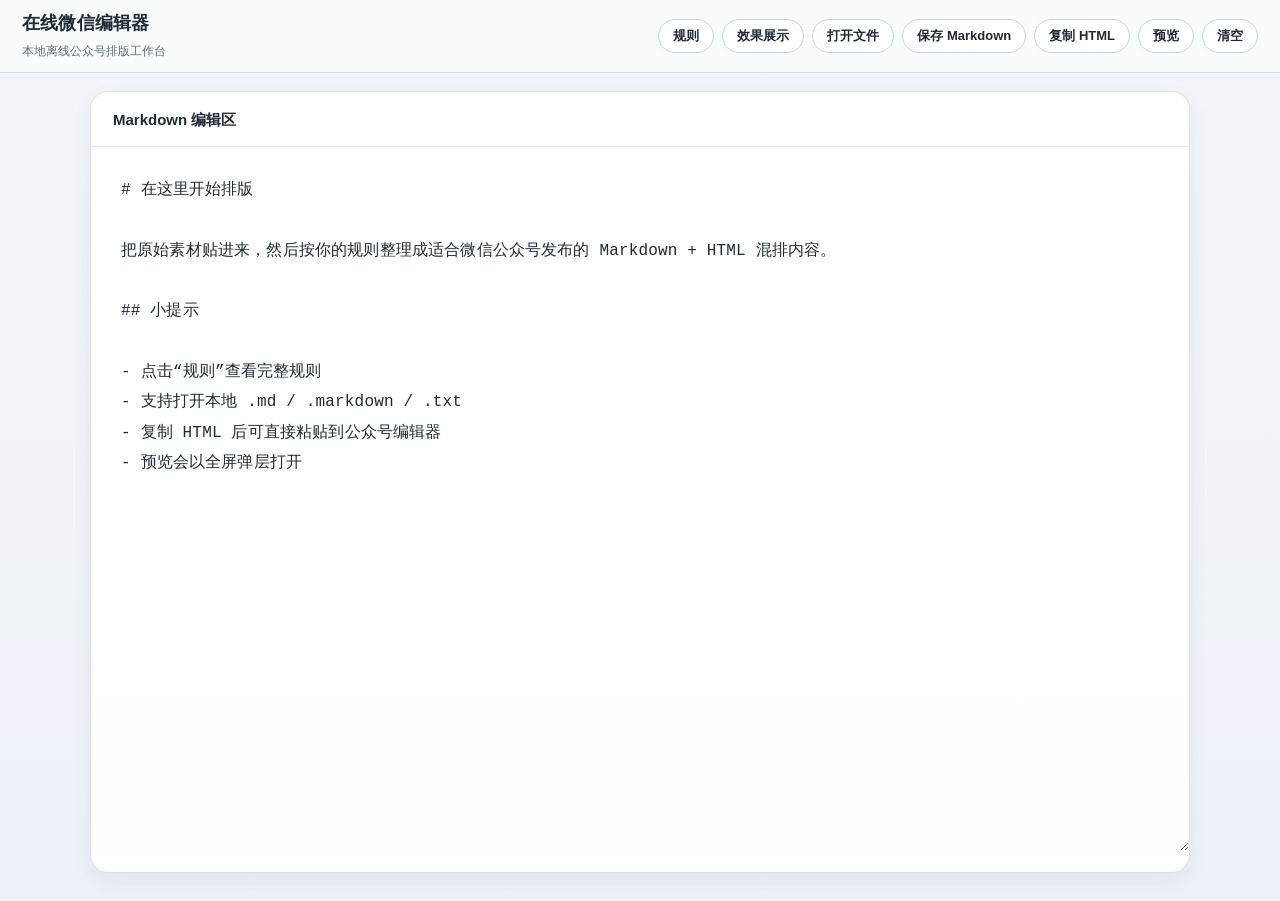
<file: Markdown编辑器_蓝色主题 - Copy.html>
<!DOCTYPE html>
<html lang="zh-CN">
<head>
    <meta charset="UTF-8">
    <meta name="viewport" content="width=device-width, initial-scale=1.0">
    <title>在线微信编辑器</title>
    <link rel="stylesheet" href="styles/editor.css">
</head>
<body class="editor-shell" data-rules-page="rules.html" data-demo-page="demo.html">
    <header class="toolbar">
        <div class="toolbar__brand">
            <h1>在线微信编辑器</h1>
            <p>本地离线公众号排版工作台</p>
        </div>
        <div class="toolbar__actions">
            <button type="button" id="openRulesBtn">规则</button>
            <button type="button" id="openDemoBtn">效果展示</button>
            <button type="button" id="openFileBtn">打开文件</button>
            <button type="button" id="saveMarkdownBtn" class="button--accent">保存 Markdown</button>
            <button type="button" id="copyHtmlBtn" class="button--accent">复制 HTML</button>
            <button type="button" id="previewBtn" class="button--accent">预览</button>
            <button type="button" id="clearEditorBtn" class="button--ghost">清空</button>
        </div>
    </header>

    <main class="workspace workspace--editor-only">
        <section class="editor-panel">
            <div class="panel-card editor-card">
                <div class="panel-card__header">
                    <h2>Markdown 编辑区</h2>
                </div>
                <textarea id="editor" spellcheck="false" placeholder="把原始素材贴在这里，直接整理成适合公众号的 Markdown + HTML 混排内容。"></textarea>
            </div>
        </section>
    </main>

    <div id="previewModal" class="preview-modal" aria-hidden="true">
        <div class="preview-modal__backdrop" data-close-preview="true"></div>
        <div class="preview-modal__dialog" role="dialog" aria-modal="true" aria-labelledby="previewTitle">
            <div class="preview-modal__header">
                <h2 id="previewTitle">预览效果</h2>
                <div class="preview-modal__header-actions">
                    <button type="button" id="previewCopyBtn" class="button--accent button--small">复制 HTML</button>
                    <button type="button" id="closePreviewBtn" class="preview-modal__close" aria-label="关闭预览">×</button>
                </div>
            </div>
            <div id="preview" class="preview-modal__body preview-content"></div>
        </div>
    </div>

    <input type="file" id="fileInput" accept=".md,.markdown,.txt" hidden>
    <div id="toast" class="toast" role="status" aria-live="polite"></div>

    <script src="scripts/marked.min.js"></script>
    <script src="scripts/page-links.js"></script>
    <script src="scripts/editor.js"></script>
</body>
</html>
</file>
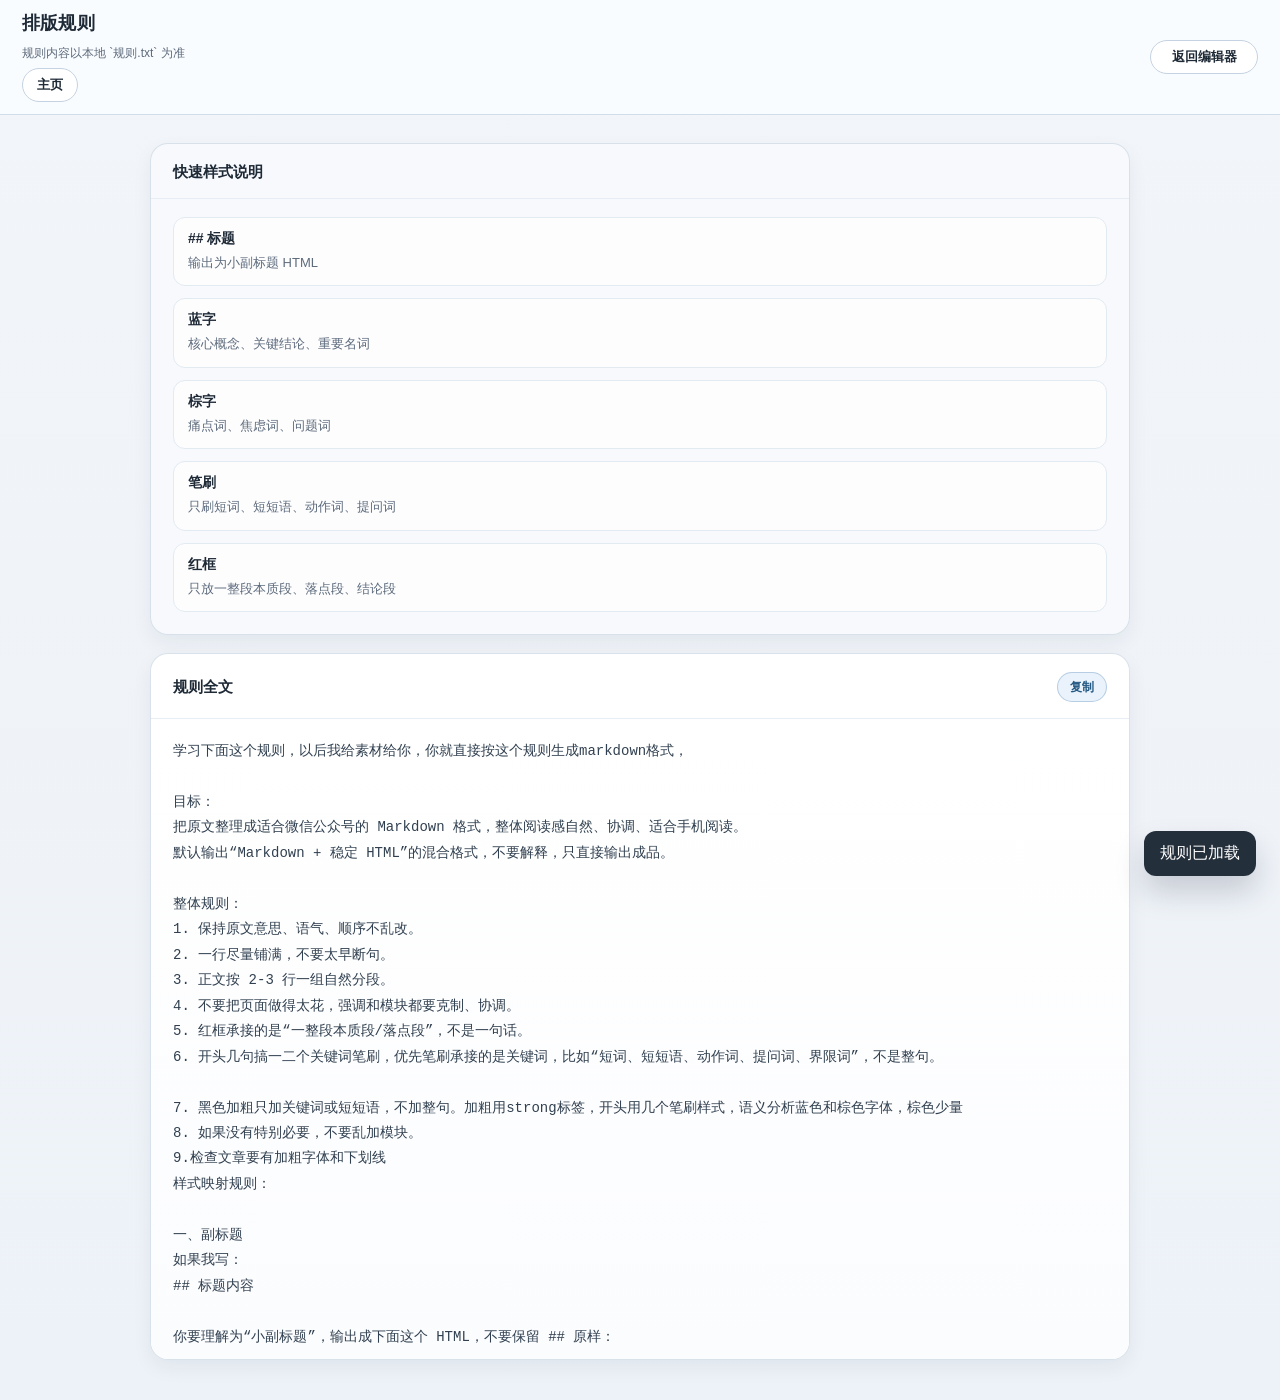
<file: rules.html>
<!DOCTYPE html>
<html lang="zh-CN">
<head>
    <meta charset="UTF-8">
    <meta name="viewport" content="width=device-width, initial-scale=1.0">
    <title>在线微信编辑器规则</title>
    <link rel="stylesheet" href="styles/editor.css">
</head>
<body class="rules-shell" data-rules-source="规则.txt" data-editor-page="index.html">
    <header class="toolbar">
        <div class="toolbar__brand">
            <h1>排版规则</h1>
            <p>规则内容以本地 `规则.txt` 为准</p>
            <button type="button" id="homeBtn" class="button--ghost button--home">主页</button>
        </div>
        <div class="toolbar__actions toolbar__actions--rules">
            <button type="button" id="goBackBtn" class="button--ghost button--back">返回编辑器</button>
        </div>
    </header>

    <main class="workspace workspace--rules">
        <section class="rules-page">
            <section class="panel-card panel-card--compact">
                <div class="panel-card__header">
                    <h2>快速样式说明</h2>
                </div>
                <div class="quick-guide">
                    <div class="quick-guide__item"><strong>## 标题</strong><span>输出为小副标题 HTML</span></div>
                    <div class="quick-guide__item"><strong>蓝字</strong><span>核心概念、关键结论、重要名词</span></div>
                    <div class="quick-guide__item"><strong>棕字</strong><span>痛点词、焦虑词、问题词</span></div>
                    <div class="quick-guide__item"><strong>笔刷</strong><span>只刷短词、短短语、动作词、提问词</span></div>
                    <div class="quick-guide__item"><strong>红框</strong><span>只放一整段本质段、落点段、结论段</span></div>
                </div>
            </section>

            <section class="panel-card rules-card">
                <div class="panel-card__header panel-card__header--with-action">
                    <h2>规则全文</h2>
                    <button type="button" id="copyRulesBtn" class="button--small button--accent">复制</button>
                </div>
                <pre id="rulesContent" class="rules-content"></pre>
            </section>
        </section>
    </main>

    <script id="rulesFallbackTemplate" type="text/plain">学习下面这个规则，以后我给素材给你，你就直接按这个规则生成markdown格式，

目标：
把原文整理成适合微信公众号的 Markdown 格式，整体阅读感自然、协调、适合手机阅读。
默认输出“Markdown + 稳定 HTML”的混合格式，不要解释，只直接输出成品。

整体规则：
1. 保持原文意思、语气、顺序不乱改。
2. 一行尽量铺满，不要太早断句。
3. 正文按 2-3 行一组自然分段。
4. 不要把页面做得太花，强调和模块都要克制、协调。
5. 红框承接的是“一整段本质段/落点段”，不是一句话。
6. 笔刷承接的是“短词、短短语、动作词、提问词、界限词”，不是整句。
7. 黑色加粗只加关键词或短短语，不加整句。加粗用strong标签，开头用几个笔刷样式，语义分析蓝色和棕色字体，棕色少量
8. 如果没有特别必要，不要乱加模块。

样式映射规则：

一、副标题
如果我写：
## 标题内容

你要理解为“小副标题”，输出成下面这个 HTML，不要保留 ## 原样：

<h2 style="font-size:22px;font-weight:700;margin:32px 0 14px;padding-left:12px;border-left:4px solid #007aaa;font-family:-apple-system,BlinkMacSystemFont,'Segoe UI',Roboto,'Helvetica Neue',Arial,sans-serif;text-align:left;color:#333333;line-height:1.35;">标题内容</h2>

二、蓝色重点词
如果一句话里需要标核心概念、关键结论、重要名词，用这个：
<span style="color:#007aaa;font-weight:700;">文字</span>

三、棕红色重点词
如果一句话里需要标痛点词、焦虑词、问题词，用这个：
<span style="color:#8B3A2E;font-weight:700;">文字</span>

四、笔刷高亮
如果一句话里有特别值得托出来的短短语，用这个笔刷样式：
<span style="background:linear-gradient(transparent 72%, #74e7e8 0);font-weight:700;">文字</span>

笔刷适合：
- 动作词
- 提问词
- 短短语
- 界限词
- 一句话里最该被看到的那个点

不要用笔刷刷整句。

五、下划线
如果一句话里需要轻提醒、动作提醒、结果提醒，用这个：
<span style="text-decoration: underline;">文字</span>

六、蓝色引用模块
如果内容是一整段温和总结、观察、提醒、感受，用这个：

<blockquote style="margin:24px 0;padding:16px 20px;border-left:4px solid #007aaa;border-radius:4px;background-color:#f3fafc;color:#555555;line-height:1.8;">
这里放一整段文字
</blockquote>

七、红色边框模块
如果内容是一整段“本质段 / 落点段 / 结论段 / 说破的那一段”，用这个轻红框：

<table style="width:100%;border-collapse:collapse;margin:16px 0;">
  <tr>
    <td style="border:1.5px solid #ff6b6b;padding:16px 18px;line-height:1.9;font-size:16px;color:#000000;background:#fffefe;vertical-align:top;">
      这里放一整段文字
    </td>
  </tr>
</table>

红框适合：
- 一整段本质判断
- 一整段落点
- 一整段说破
- 一整段值得停一下的内容

不要把普通句子也乱放红框。

八、子弹头模块
如果内容本身是并列点、拆逻辑、拆层次，用这个：

<ul style="margin:16px 0;padding-left:28px;list-style-position:outside;list-style-type:disc !important;">
  <li style="margin:8px 0;font-size:16px;line-height:1.8 !important;color:#000000 !important;">第一点</li>
  <li style="margin:8px 0;font-size:16px;line-height:1.8 !important;color:#000000 !important;">第二点</li>
  <li style="margin:8px 0;font-size:16px;line-height:1.8 !important;color:#000000 !important;">第三点</li>
</ul>

九、三步法/多步法
如果文中出现“第一步、第二步、第三步”，优先用这种三行结构：

第一步，<span style="color:#007aaa;font-weight:700;">分清你我他</span>。<br>
第二步，<span style="color:#007aaa;font-weight:700;">情绪独立</span>。<br>
第三步，<span style="color:#007aaa;font-weight:700;">情感表达</span>。

十、输出要求
1. 最终直接输出成品。
2. 不要解释你用了什么规则。
3. 不要输出“下面是排版结果”这种废话。
4. 保持整体自然、协调，不要过度设计。
5. 如果某个地方适合红框，就用一整段；如果某个地方适合笔刷，就只刷短词。</script>

    <div id="toast" class="toast" role="status" aria-live="polite"></div>

    <script src="scripts/navigation.js"></script>
    <script src="scripts/editor.js"></script>
</body>
</html>
</file>
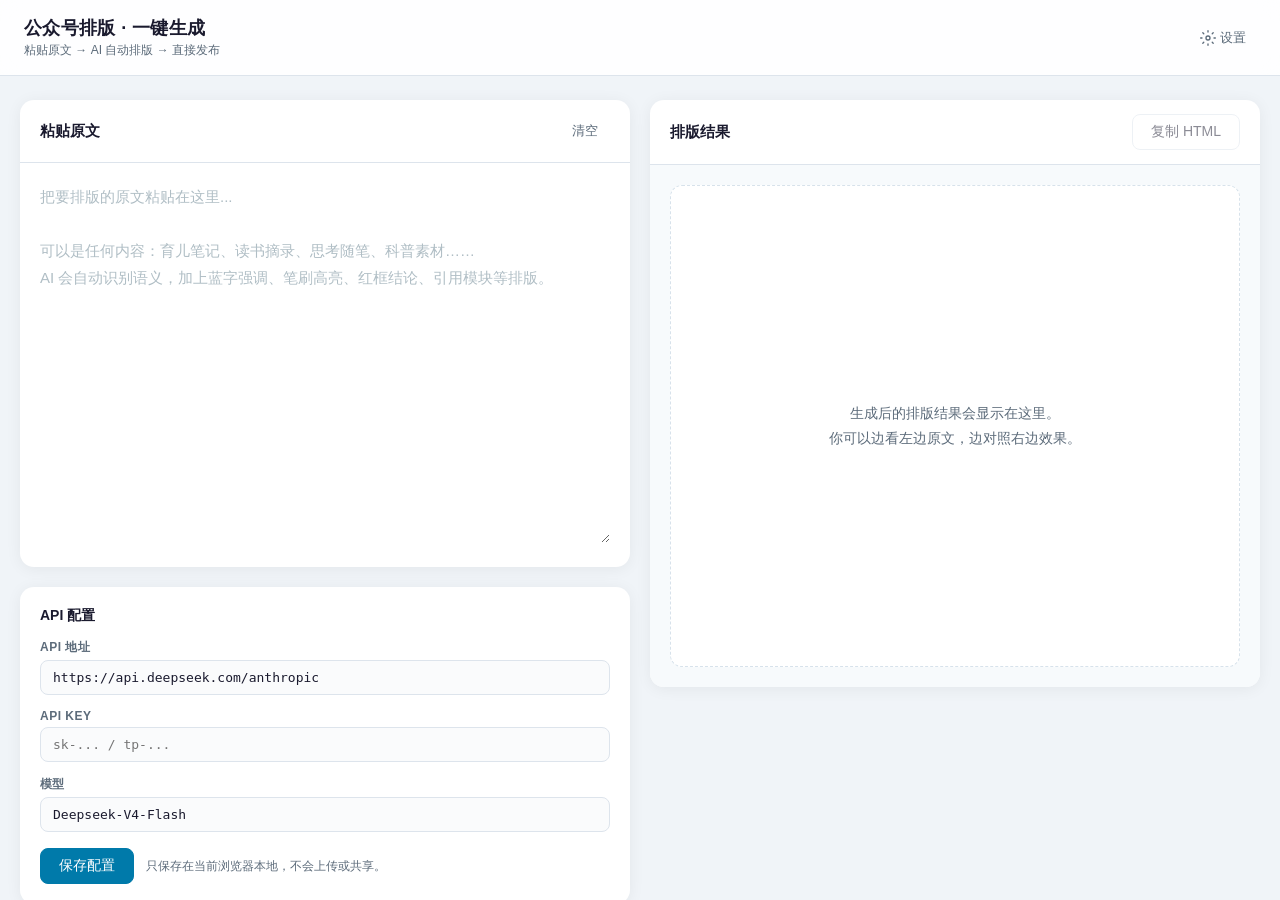
<file: workspace.html>
<!DOCTYPE html>
<html lang="zh-CN">
<head>
    <meta charset="UTF-8">
    <meta name="viewport" content="width=device-width, initial-scale=1.0">
    <title>编辑器工作台</title>
    <link rel="stylesheet" href="styles/editor.css">
</head>
<body class="workspace-shell">
    <main class="workspace-shell__layout">
        <iframe
            id="editorViewport"
            class="workspace-shell__frame"
            title="平台编辑器"
            src="index.html"
            loading="eager"
        ></iframe>
    </main>

    <script src="scripts/editor.js"></script>
</body>
</html>
</file>
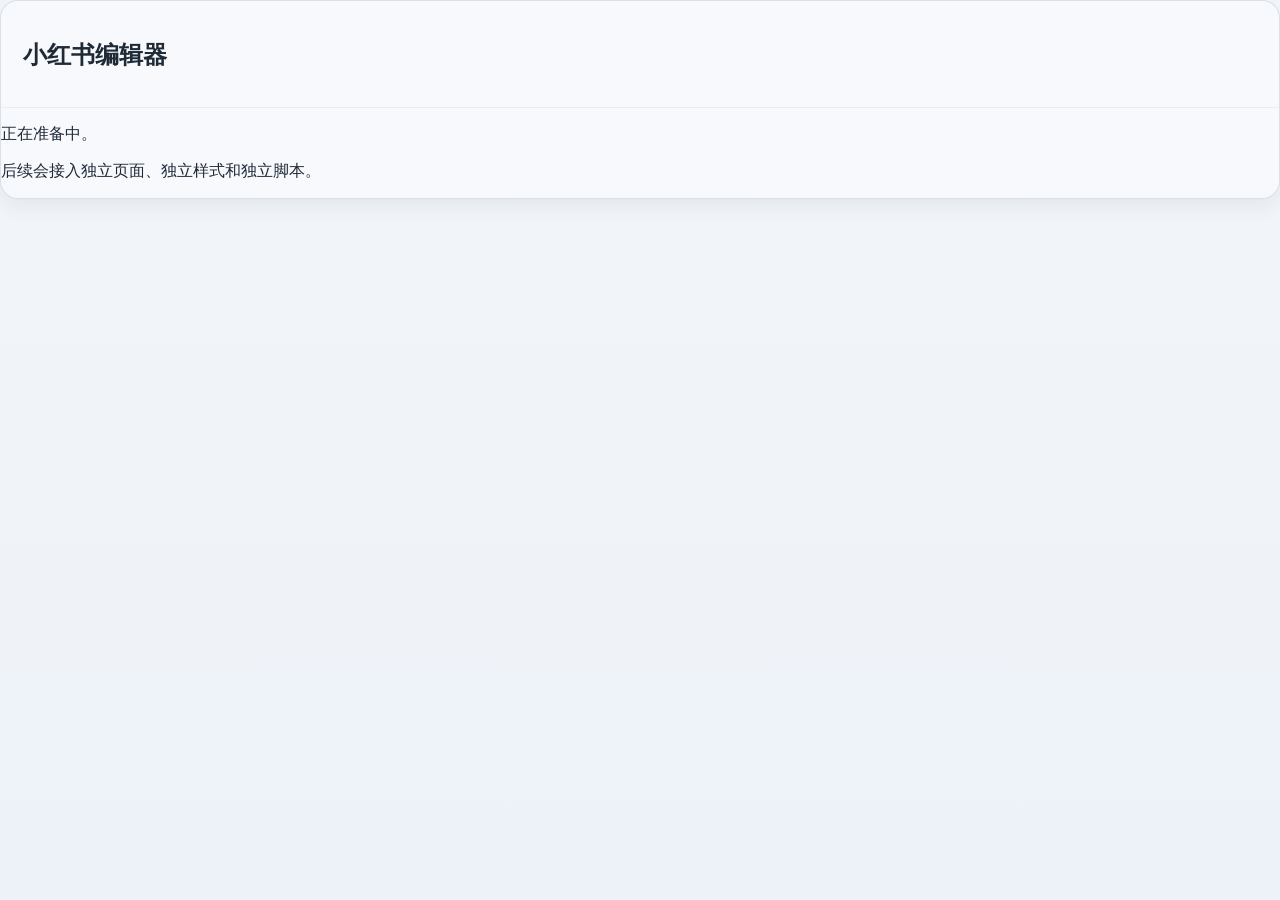
<file: xiaohongshu-placeholder.html>
<!DOCTYPE html>
<html lang="zh-CN">
<head>
    <meta charset="UTF-8">
    <meta name="viewport" content="width=device-width, initial-scale=1.0">
    <title>小红书编辑器</title>
    <link rel="stylesheet" href="styles/editor.css">
</head>
<body class="placeholder-shell">
    <main class="placeholder-shell__body">
        <section class="placeholder-shell__card panel-card panel-card--compact">
            <div class="panel-card__header">
                <h1>小红书编辑器</h1>
            </div>
            <div class="placeholder-shell__content">
                <p>正在准备中。</p>
                <p>后续会接入独立页面、独立样式和独立脚本。</p>
            </div>
        </section>
    </main>
</body>
</html>
</file>
<file: styles/editor.css>
:root {
    color-scheme: light;
    --bg: #eef2f7;
    --bg-soft: #f5f7fb;
    --surface: #ffffff;
    --surface-muted: #f7f9fc;
    --line: #d8e1eb;
    --line-strong: #c4d2e1;
    --text: #1f2a37;
    --text-soft: #5d6b7c;
    --brand: #2f6ea7;
    --brand-strong: #245983;
    --brand-soft: #eaf2fb;
    --danger: #df6a6a;
    --shadow-sm: 0 8px 20px rgba(23, 37, 55, 0.06);
    --shadow-lg: 0 28px 72px rgba(15, 23, 42, 0.22);
    --radius: 18px;
    --radius-sm: 12px;
}

* {
    box-sizing: border-box;
}

html,
body {
    margin: 0;
    min-height: 100%;
}

body {
    font-family: -apple-system, BlinkMacSystemFont, "Segoe UI", "PingFang SC", "Hiragino Sans GB", "Microsoft YaHei", sans-serif;
    background: linear-gradient(180deg, #f2f5f9 0%, #edf2f8 100%);
    color: var(--text);
}

button,
textarea {
    font: inherit;
}

button {
    appearance: none;
}

.editor-shell,
.rules-shell {
    min-height: 100vh;
}

.toolbar {
    position: sticky;
    top: 0;
    z-index: 20;
    display: flex;
    flex-wrap: wrap;
    align-items: center;
    justify-content: space-between;
    gap: 14px 18px;
    min-height: 66px;
    padding: 12px 22px;
    border-bottom: 1px solid rgba(196, 210, 225, 0.78);
    background: rgba(250, 252, 255, 0.92);
    backdrop-filter: blur(16px);
}

.toolbar__brand {
    display: flex;
    flex-wrap: wrap;
    align-items: center;
    gap: 4px 12px;
    min-width: 0;
}

.toolbar__brand h1,
.panel-card__header h2 {
    margin: 0;
}

.toolbar__brand h1 {
    font-size: 18px;
    line-height: 1.25;
    font-weight: 650;
    letter-spacing: 0.01em;
}

.toolbar__brand p {
    margin: 3px 0 0;
    font-size: 12px;
    line-height: 1.5;
    color: var(--text-soft);
    width: 100%;
}

.button--home {
    min-height: 28px;
    padding: 0 10px;
    font-size: 12px;
    border-color: transparent;
    background: transparent;
    color: var(--text-soft);
}

.button--home:hover {
    border-color: var(--line-strong);
    background: var(--surface-muted);
    color: var(--text);
}

.toolbar__actions {
    display: flex;
    flex-wrap: wrap;
    justify-content: flex-end;
    gap: 8px;
}

.toolbar button,
.button--small {
    display: inline-flex;
    align-items: center;
    justify-content: center;
    min-height: 34px;
    padding: 0 14px;
    border: 1px solid var(--line-strong);
    border-radius: 999px;
    background: var(--surface);
    color: var(--text);
    font-size: 13px;
    font-weight: 600;
    line-height: 1;
    cursor: pointer;
    transition: background-color 0.18s ease, border-color 0.18s ease, color 0.18s ease, box-shadow 0.18s ease;
}

.toolbar button:hover,
.button--small:hover {
    border-color: #b4c6d9;
    background: #f8fbfe;
}

.toolbar button:focus-visible,
.button--small:focus-visible,
#editor:focus-visible,
.preview-modal__close:focus-visible {
    outline: 2px solid rgba(47, 110, 167, 0.28);
    outline-offset: 2px;
}

.button--accent {
    border-color: rgba(47, 110, 167, 0.28);
    background: var(--brand-soft);
    color: var(--brand-strong);
}

.button--accent:hover {
    border-color: rgba(47, 110, 167, 0.42);
    background: #dfeefe;
    color: #194a72;
}

.button--ghost {
    background: transparent;
    color: var(--text-soft);
}

.button--back {
    min-width: 108px;
}

.toolbar__actions--rules {
    margin-left: auto;
}

.button--small {
    min-height: 30px;
    padding: 0 12px;
    font-size: 12px;
}

.workspace {
    width: min(1320px, calc(100% - 36px));
    margin: 0 auto;
}

.editor-shell .workspace--editor-only {
    padding: 28px 0 40px;
}

.rules-shell .workspace--rules {
    max-width: 980px;
    padding: 28px 0 40px;
}

.rules-shell .toolbar__brand {
    display: flex;
    flex-direction: column;
    align-items: flex-start;
    gap: 6px;
}

.editor-panel,
.rules-page,
.rules-card {
    min-height: 0;
}

.panel-card {
    overflow: hidden;
    background: rgba(255, 255, 255, 0.96);
    border: 1px solid rgba(216, 225, 235, 0.96);
    border-radius: var(--radius);
    box-shadow: var(--shadow-sm);
}

.panel-card--compact {
    background: rgba(247, 249, 252, 0.96);
}

.panel-card__header {
    padding: 18px 22px 16px;
    border-bottom: 1px solid #e7edf4;
}

.panel-card__header h2 {
    font-size: 15px;
    font-weight: 650;
    line-height: 1.35;
}

.panel-card__header--with-action {
    display: flex;
    align-items: center;
    justify-content: space-between;
    gap: 12px;
}

.editor-card {
    display: flex;
    flex-direction: column;
    min-height: calc(100vh - 134px);
}

#editor {
    display: block;
    width: 100%;
    min-height: calc(100vh - 210px);
    padding: 28px 30px 32px;
    border: 0;
    resize: vertical;
    background: linear-gradient(180deg, #ffffff 0%, #fbfdff 100%);
    color: var(--text);
    font-family: Consolas, Monaco, "Courier New", monospace;
    font-size: 16px;
    line-height: 1.9;
    letter-spacing: 0.01em;
    tab-size: 4;
    caret-color: var(--brand);
}

#editor::placeholder {
    color: #94a3b8;
}

#editor:focus {
    outline: none;
}

.rules-page {
    display: grid;
    gap: 18px;
}

.quick-guide {
    display: grid;
    gap: 12px;
    padding: 18px 22px 22px;
}

.quick-guide__item {
    display: grid;
    gap: 4px;
    padding: 12px 14px;
    border: 1px solid #e2eaf2;
    border-radius: var(--radius-sm);
    background: rgba(255, 255, 255, 0.75);
}

.quick-guide__item strong {
    font-size: 14px;
    font-weight: 650;
    color: var(--text);
}

.quick-guide__item span {
    font-size: 13px;
    line-height: 1.65;
    color: var(--text-soft);
}

.rules-card {
    display: flex;
    flex-direction: column;
}

.rules-content {
    margin: 0;
    min-height: 420px;
    max-height: calc(100vh - 260px);
    padding: 20px 22px 24px;
    overflow: auto;
    background: linear-gradient(180deg, #ffffff 0%, #fbfcfe 100%);
    color: #314050;
    white-space: pre-wrap;
    word-break: break-word;
    font-family: "SFMono-Regular", Consolas, "Liberation Mono", Menlo, monospace;
    font-size: 14px;
    line-height: 1.82;
}

.preview-modal {
    position: fixed;
    inset: 0;
    display: none;
    z-index: 40;
}

.preview-modal.is-open {
    display: block;
}

.preview-modal__backdrop {
    position: absolute;
    inset: 0;
    background: rgba(15, 23, 42, 0.62);
}

.preview-modal__dialog {
    position: relative;
    z-index: 1;
    display: flex;
    flex-direction: column;
    width: min(980px, calc(100vw - 40px));
    height: min(88vh, 940px);
    margin: 4vh auto 0;
    overflow: hidden;
    background: #ffffff;
    border: 1px solid rgba(216, 225, 235, 0.92);
    border-radius: 24px;
    box-shadow: var(--shadow-lg);
}

.preview-modal__header {
    display: flex;
    align-items: center;
    justify-content: space-between;
    gap: 12px;
    padding: 16px 20px;
    border-bottom: 1px solid #e8eef5;
    background: #fbfcfe;
}

.preview-modal__header h2 {
    margin: 0;
    font-size: 16px;
    font-weight: 650;
}

.preview-modal__header-actions {
    display: flex;
    align-items: center;
    gap: 8px;
}

#previewCopyBtn {
    white-space: nowrap;
}

.preview-modal__close {
    display: inline-flex;
    align-items: center;
    justify-content: center;
    width: 36px;
    height: 36px;
    border: 1px solid transparent;
    border-radius: 10px;
    background: transparent;
    color: #65758a;
    font-size: 28px;
    line-height: 1;
    cursor: pointer;
    transition: background-color 0.18s ease, border-color 0.18s ease, color 0.18s ease;
}

.preview-modal__close:hover {
    border-color: #d7e1eb;
    background: #f2f6fb;
    color: #334155;
}

.preview-modal__body {
    overflow: auto;
    padding: 28px 32px 40px;
    background: linear-gradient(180deg, #f8fafc 0%, #f3f6fb 100%);
}

.preview-content {
    max-width: 720px;
    margin: 0 auto;
    padding: 32px 44px 44px;
    background: #ffffff;
    border-radius: 22px;
    box-shadow: 0 18px 42px rgba(15, 23, 42, 0.07);
    color: #000000;
}

.preview-content h1,
.preview-content h2,
.preview-content h3,
.preview-content p,
.preview-content li,
.preview-content blockquote,
.preview-content table,
.preview-content td {
    font-family: -apple-system, BlinkMacSystemFont, "Segoe UI", "Helvetica Neue", Arial, sans-serif;
}

.preview-content > :first-child {
    margin-top: 0;
}

.preview-content > :last-child {
    margin-bottom: 0;
}

.preview-content p {
    margin: 0 0 22px;
    color: #000000;
    font-size: 16px;
    line-height: 1.85;
    word-break: break-word;
}

.preview-content h1 {
    margin: 0 0 28px;
    color: #111827;
    font-size: 28px;
    line-height: 1.4;
    text-align: center;
    font-weight: 700;
}

.preview-content h2 {
    margin: 34px 0 14px;
    padding-left: 12px;
    border-left: 4px solid var(--brand);
    color: #243142;
    font-size: 22px;
    line-height: 1.38;
    font-weight: 700;
}

.preview-content h3 {
    margin: 26px 0 12px;
    color: #1f2937;
    font-size: 18px;
    line-height: 1.45;
    font-weight: 700;
}

.preview-content strong {
    color: #17324d;
}

.preview-content blockquote {
    margin: 24px 0;
    padding: 16px 20px;
    border-left: 4px solid var(--brand);
    border-radius: 4px;
    background: #f3fafc;
    color: #555555;
    line-height: 1.8;
}

.preview-content blockquote p:last-child {
    margin-bottom: 0;
}

.preview-content ul,
.preview-content ol {
    margin: 16px 0 22px;
    padding-left: 28px;
}

.preview-content li {
    margin: 8px 0;
    color: #000000;
    font-size: 16px;
    line-height: 1.8;
}

.preview-content table {
    width: 100%;
    margin: 16px 0;
    border-collapse: collapse;
    border-spacing: 0;
    table-layout: fixed;
}

.preview-content tr {
    vertical-align: top;
}

.preview-content td {
    width: 100%;
    border: 1.5px solid var(--danger);
    padding: 16px 18px;
    background: #fffefe;
    color: #000000;
    font-size: 16px;
    line-height: 1.9;
    vertical-align: top;
}

.preview-content td > :first-child {
    margin-top: 0;
}

.preview-content td > :last-child {
    margin-bottom: 0;
}

.preview-content td p {
    margin-bottom: 0;
}

.toast {
    position: fixed;
    right: 24px;
    bottom: 24px;
    z-index: 50;
    max-width: min(360px, calc(100vw - 32px));
    padding: 12px 16px;
    border-radius: 12px;
    background: rgba(24, 35, 48, 0.94);
    color: #ffffff;
    box-shadow: 0 16px 30px rgba(15, 23, 42, 0.18);
    opacity: 0;
    transform: translateY(10px);
    pointer-events: none;
    transition: opacity 0.18s ease, transform 0.18s ease;
}

.toast.is-visible {
    opacity: 1;
    transform: translateY(0);
}

.toast:empty {
    display: none;
}

@media (max-width: 900px) {
    .workspace {
        width: min(100%, calc(100% - 24px));
    }

    .editor-shell .workspace--editor-only,
    .rules-shell .workspace--rules {
        padding: 18px 0 28px;
    }

    .editor-card {
        min-height: calc(100vh - 118px);
    }

    #editor {
        min-height: calc(100vh - 190px);
        padding: 22px 22px 26px;
    }

    .rules-content {
        max-height: none;
    }

    .preview-modal__dialog {
        width: calc(100vw - 20px);
        height: 92vh;
        margin-top: 2vh;
        border-radius: 18px;
    }

    .preview-modal__body {
        padding: 20px;
    }

    .preview-content {
        padding: 24px 22px 30px;
    }
}

@media (max-width: 640px) {
    .toolbar {
        padding: 10px 12px;
        gap: 8px;
    }

    .toolbar__brand p {
        display: none;
    }

    .toolbar__brand h1 {
        font-size: 16px;
    }

    .toolbar__actions {
        justify-content: flex-start;
        gap: 6px;
    }

    .toolbar button,
    .button--small {
        min-height: 30px;
        padding: 0 10px;
        font-size: 12px;
    }

    .button--accent {
        min-height: 32px;
        padding: 0 14px;
        font-size: 13px;
    }

    .button--back {
        min-width: 0;
    }

    .workspace {
        width: calc(100% - 12px);
    }

    .panel-card__header,
    .quick-guide,
    .rules-content {
        padding-left: 14px;
        padding-right: 14px;
    }

    #editor {
        padding: 18px 14px 22px;
        font-size: 15px;
    }

    .preview-modal__header {
        padding: 12px 14px;
    }

    .preview-modal__body {
        padding: 12px;
    }

    .preview-content {
        padding: 18px 14px 24px;
        border-radius: 14px;
    }

    .preview-content h1 {
        font-size: 22px;
    }

    .preview-content h2 {
        font-size: 18px;
        margin: 24px 0 10px;
    }

    .preview-content p {
        font-size: 15px;
        margin: 0 0 16px;
    }

    .toast {
        right: 12px;
        bottom: 12px;
        max-width: calc(100vw - 24px);
        padding: 10px 14px;
        font-size: 13px;
    }
}

/* ==========================================================================
   Workspace Shell
   ========================================================================== */

.workspace-shell,
.placeholder-shell {
    min-height: 100vh;
}

.workspace-shell__layout {
    display: block;
    min-height: 100vh;
    background: linear-gradient(180deg, #f2f5f9 0%, #eaf0f7 100%);
}

.workspace-shell__frame {
    display: block;
    width: 100%;
    min-height: 100vh;
    border: 0;
    background: #ffffff;
}

/* Embedded editor spacing (when in iframe) */

.editor-panel {
    width: min(1100px, 100%);
    margin: 0 auto;
}

.editor-shell .workspace--editor-only {
    width: min(100%, calc(100% - 32px));
    padding: 18px 0 28px;
}

.editor-card {
    min-height: calc(100vh - 118px);
}

#editor {
    min-height: calc(100vh - 196px);
}

/* ==========================================================================
   Demo Showcase Page
   ========================================================================== */

.demo-shell {
    min-height: 100vh;
}

.workspace--demo {
    display: grid;
    grid-template-columns: minmax(220px, 280px) minmax(0, 1fr);
    gap: 24px;
    align-items: start;
    width: min(1240px, calc(100% - 36px));
    padding: 28px 0 40px;
}

.toolbar--demo {
    position: sticky;
}

.demo-sidebar {
    position: sticky;
    top: 92px;
}

.demo-sidebar__content {
    display: grid;
    gap: 16px;
    padding: 18px 22px 22px;
}

.demo-note {
    display: grid;
    gap: 8px;
}

.demo-note h3 {
    margin: 0;
    font-size: 14px;
    line-height: 1.4;
    font-weight: 650;
    color: var(--text);
}

.demo-note p,
.demo-note li {
    margin: 0;
    font-size: 13px;
    line-height: 1.75;
    color: var(--text-soft);
}

.demo-note ul {
    margin: 0;
    padding-left: 18px;
}

.demo-article {
    overflow: visible;
    padding-bottom: 12px;
}

.demo-article .panel-card__header {
    border-bottom: 0;
    padding-bottom: 4px;
}

.demo-article__content {
    max-width: 720px;
    margin: 0 auto;
    padding: 8px 32px 36px;
    background: #ffffff;
}

.demo-article__content > :first-child {
    margin-top: 0;
}

.demo-article__closing {
    margin-top: 26px;
    color: var(--text-soft);
    font-size: 14px;
}

@media (max-width: 980px) {
    .workspace--demo {
        grid-template-columns: 1fr;
        gap: 18px;
    }

    .demo-sidebar {
        position: static;
    }
}

@media (max-width: 640px) {
    .workspace--demo {
        width: calc(100% - 16px);
        padding: 18px 0 28px;
    }

    .demo-sidebar__content,
    .demo-article__content {
        padding-left: 16px;
        padding-right: 16px;
    }
}
</file>
